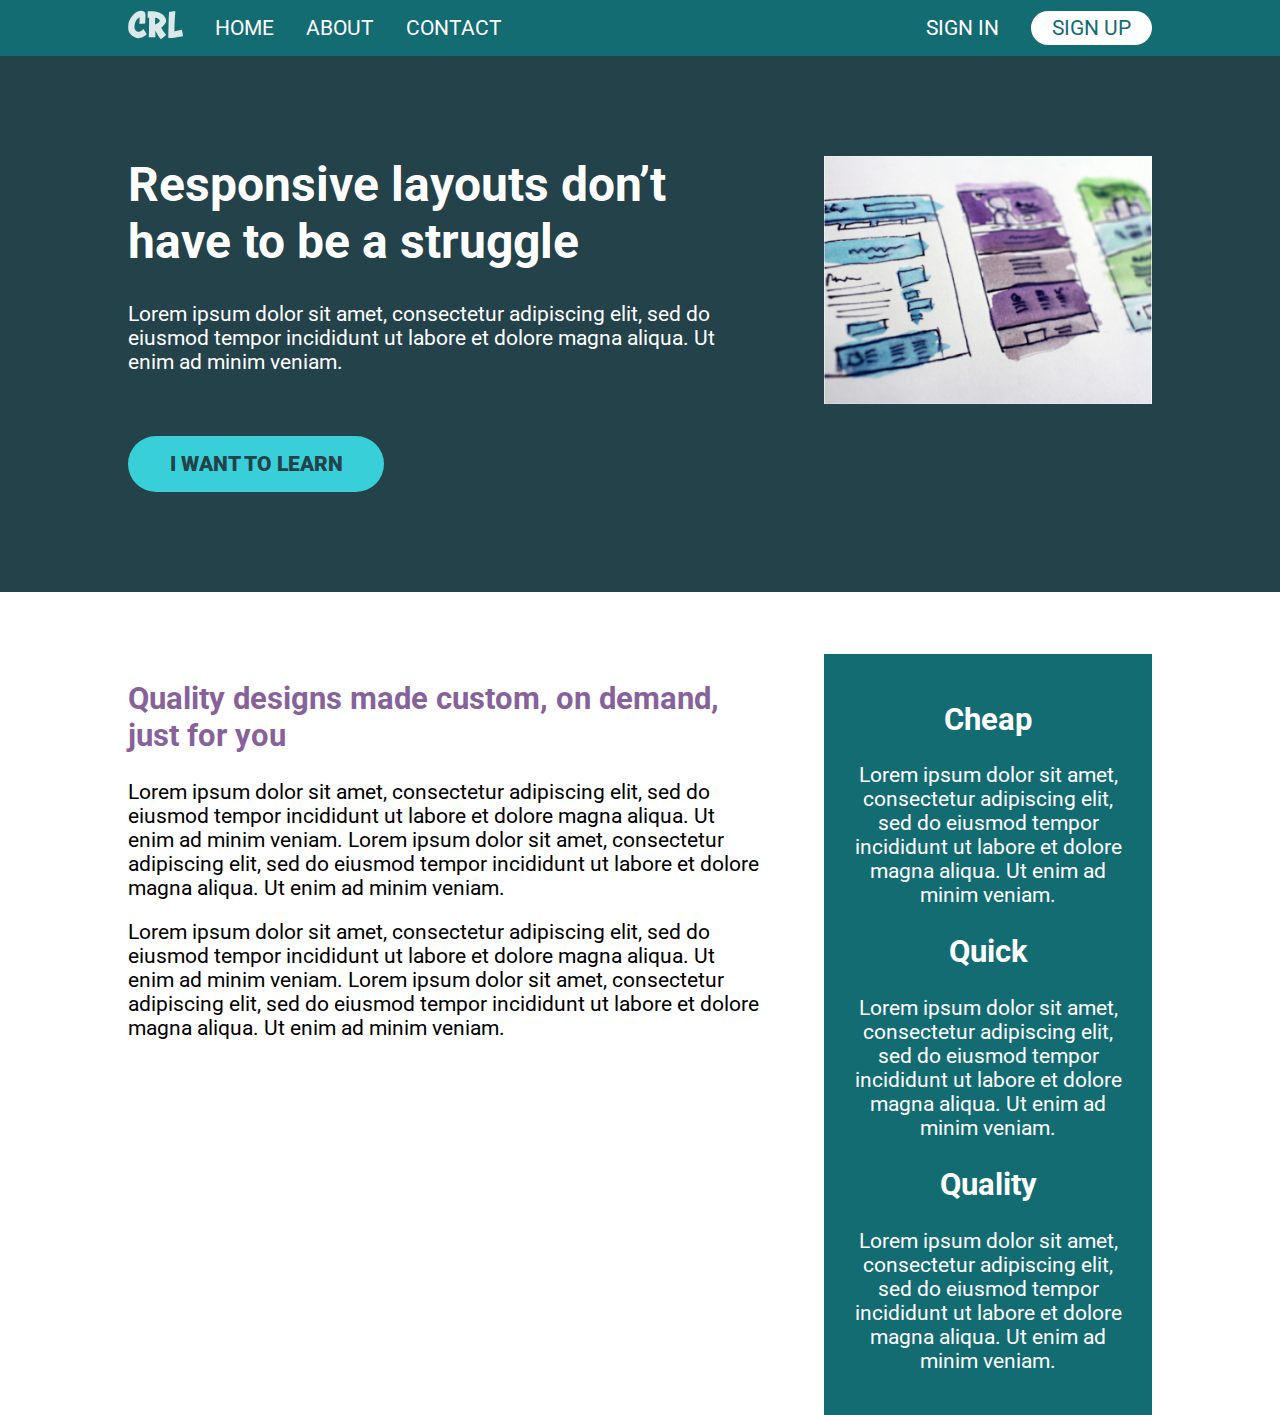
<file: day12/index.html>
<!DOCTYPE html>
<html lang="en">
<head>
    <meta charset="UTF-8">
    <meta name="viewport" content="width=device-width, initial-scale=1.0">
    <title>Conquering Responsive Layouts</title>
    <link href="https://fonts.googleapis.com/css2?family=Roboto:wght@400;900&display=swap" rel="stylesheet"> 
    <link rel="stylesheet" href="style.css">
</head>
<body>
    <header>
        <div class="container row">
            <a class="logo" href="">
                <img src="img/logo.svg" alt="CSL">
            </a>
            <nav class="nav">            
                <ul class="nav__list">
                    <li class="nav__item"><a href="#" class="nav__link">Home</a></li>
                    <li class="nav__item"><a href="#" class="nav__link">About</a></li>
                    <li class="nav__item"><a href="#" class="nav__link">Contact</a></li>                    
                </ul>
                <ul class="nav__list">
                    <li class="nav__item"><a href="#" class="nav__link">Sign In</a></li>
                    <li class="nav__item"><a href="#" class="nav__link nav__link--button">Sign up</a></li>
                </ul>
            </nav>
        </div>
    </header>

    <section class="hero">
        <div class="container row">
            <div class="hero__text">
                <h1>Responsive layouts don’t have to be a struggle</h1>
                <p>Lorem ipsum dolor sit amet, consectetur adipiscing elit, sed do eiusmod tempor incididunt ut labore et dolore magna aliqua. Ut enim ad minim veniam.</p>
                <a href="#" class="btn">I want to learn</a>
            </div>
            <img src="img/hero-img.jpg" alt="UX design sketches" class="hero__img">
        </div>
    </section> 

    <main class="main container row">
            <section class="primary-content">
                <h2 class="section-title">Quality designs made custom, on demand, just for you</h2>
                <p>Lorem ipsum dolor sit amet, consectetur adipiscing elit, sed do eiusmod tempor incididunt ut labore et dolore magna aliqua. Ut enim ad minim veniam. Lorem ipsum dolor sit amet, consectetur adipiscing elit, sed do eiusmod tempor incididunt ut labore et dolore magna aliqua. Ut enim ad minim veniam.</p>
                <p>Lorem ipsum dolor sit amet, consectetur adipiscing elit, sed do eiusmod tempor incididunt ut labore et dolore magna aliqua. Ut enim ad minim veniam. Lorem ipsum dolor sit amet, consectetur adipiscing elit, sed do eiusmod tempor incididunt ut labore et dolore magna aliqua. Ut enim ad minim veniam.</p>
            </section>
            <aside class="sidebar">
                <h2 class="sidebar-title">Cheap</h2>
                <p>Lorem ipsum dolor sit amet, consectetur adipiscing elit, sed do eiusmod tempor incididunt ut labore et dolore magna aliqua. Ut enim ad minim veniam.</p>

                <h2 class="sidebar-title">Quick</h2>
                <p>Lorem ipsum dolor sit amet, consectetur adipiscing elit, sed do eiusmod tempor incididunt ut labore et dolore magna aliqua. Ut enim ad minim veniam.</p>

                <h2 class="sidebar-title">Quality</h2>
                <p>Lorem ipsum dolor sit amet, consectetur adipiscing elit, sed do eiusmod tempor incididunt ut labore et dolore magna aliqua. Ut enim ad minim veniam.</p>
            </aside>
    </main>

    

</body>
</html>
</file>
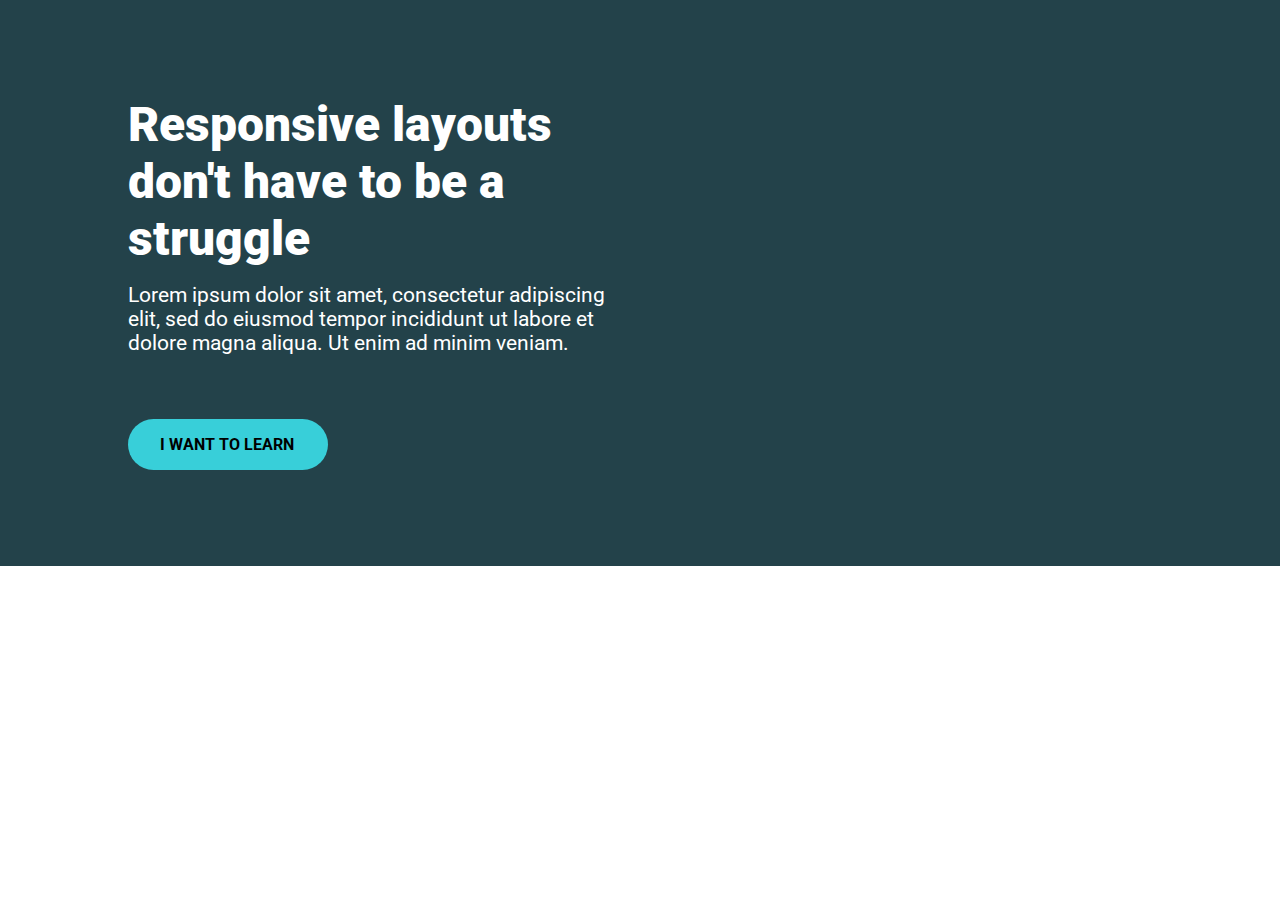
<file: day5/index.html>
<!DOCTYPE html>
<html lang="en">
    <head>
        <meta charset="UTF-8">
        <meta http-equiv="X-UA-Compatible" content="IE=edge">
        <meta name="viewport" content="width=device-width, initial-scale=1.0">
        <link rel="stylesheet" href="css/style.css">
        <link rel="preconnect" href="https://fonts.googleapis.com">
        <link rel="preconnect" href="https://fonts.gstatic.com" crossorigin>
        <link href="https://fonts.googleapis.com/css2?family=Manrope:wght@500&family=Roboto:wght@400;700;900&display=swap" rel="stylesheet"> 
        <title>Day 5</title>
    </head>
    <body>

        <div class="container">
            <div class="content">
                <h1>Responsive layouts don't have to be a struggle</h1>
                <p>Lorem ipsum dolor sit amet, consectetur adipiscing elit, sed do eiusmod tempor incididunt ut labore et dolore magna aliqua. Ut enim ad minim veniam.</p>
                <a href="">I want to learn</a>
            </div>
        </div>
    </body>
</html>
</file>
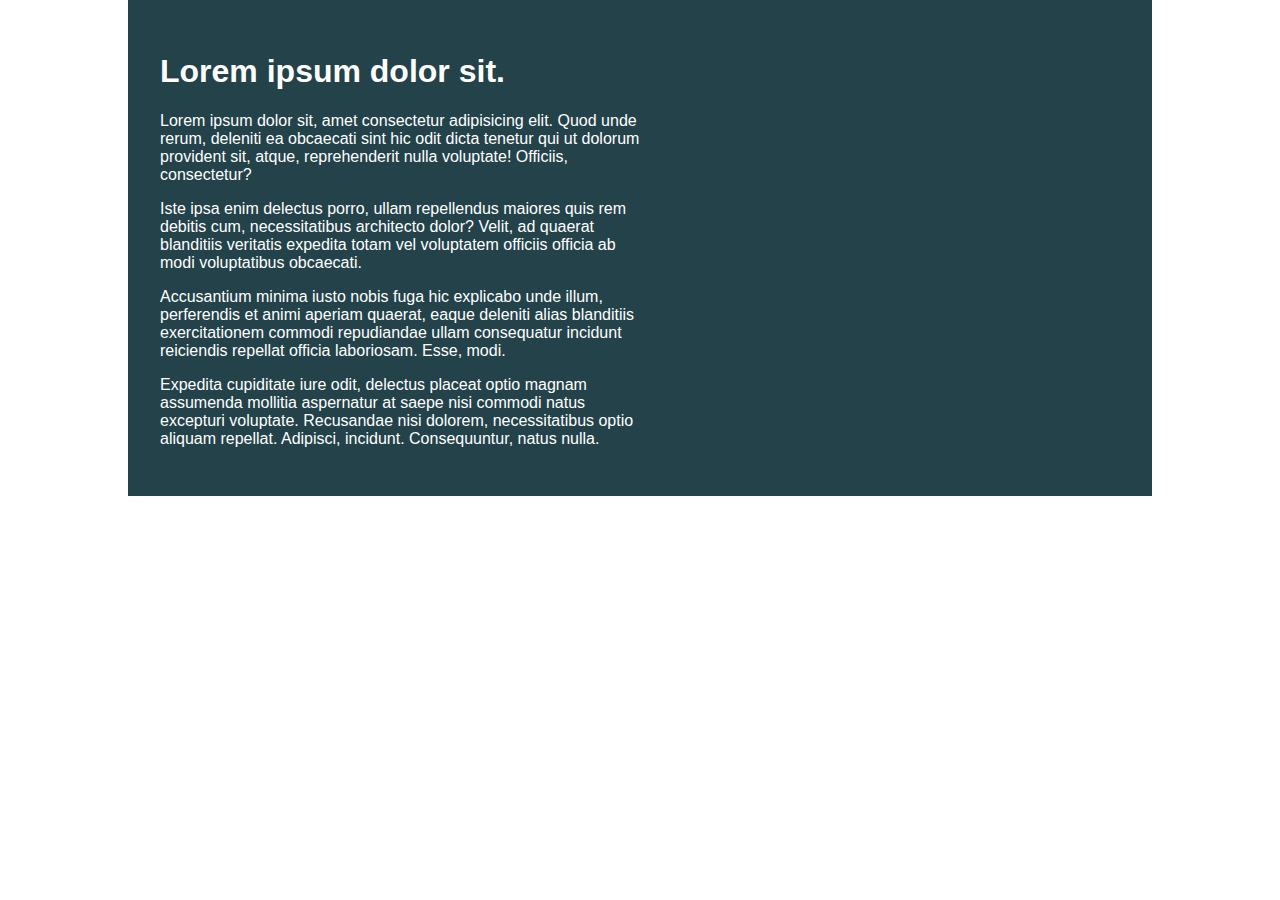
<file: day1/challenge01/index.html>
<!DOCTYPE html>
<html lang="en">

<head>
    <meta charset="UTF-8">
    <meta name="viewport" content="width=device-width, initial-scale=1.0">
    <title>Day 01</title>

    <link rel="stylesheet" href="style.css">
</head>

<body>
    <div class="container">
        <div class="intro-content">
            <h1>Lorem ipsum dolor sit.</h1>
            <p>Lorem ipsum dolor sit, amet consectetur adipisicing elit. Quod unde rerum, deleniti ea obcaecati sint hic
                odit dicta tenetur qui ut dolorum provident sit, atque, reprehenderit nulla voluptate! Officiis,
                consectetur?</p>
            <p>Iste ipsa enim delectus porro, ullam repellendus maiores quis rem debitis cum, necessitatibus architecto
                dolor? Velit, ad quaerat blanditiis veritatis expedita totam vel voluptatem officiis officia ab modi
                voluptatibus obcaecati.</p>
            <p>Accusantium minima iusto nobis fuga hic explicabo unde illum, perferendis et animi aperiam quaerat, eaque
                deleniti alias blanditiis exercitationem commodi repudiandae ullam consequatur incidunt reiciendis
                repellat officia laboriosam. Esse, modi.</p>
            <p>Expedita cupiditate iure odit, delectus placeat optio magnam assumenda mollitia aspernatur at saepe nisi
                commodi natus excepturi voluptate. Recusandae nisi dolorem, necessitatibus optio aliquam repellat.
                Adipisci, incidunt. Consequuntur, natus nulla.</p>
        </div>
    </div>
</body>

</html>
</file>
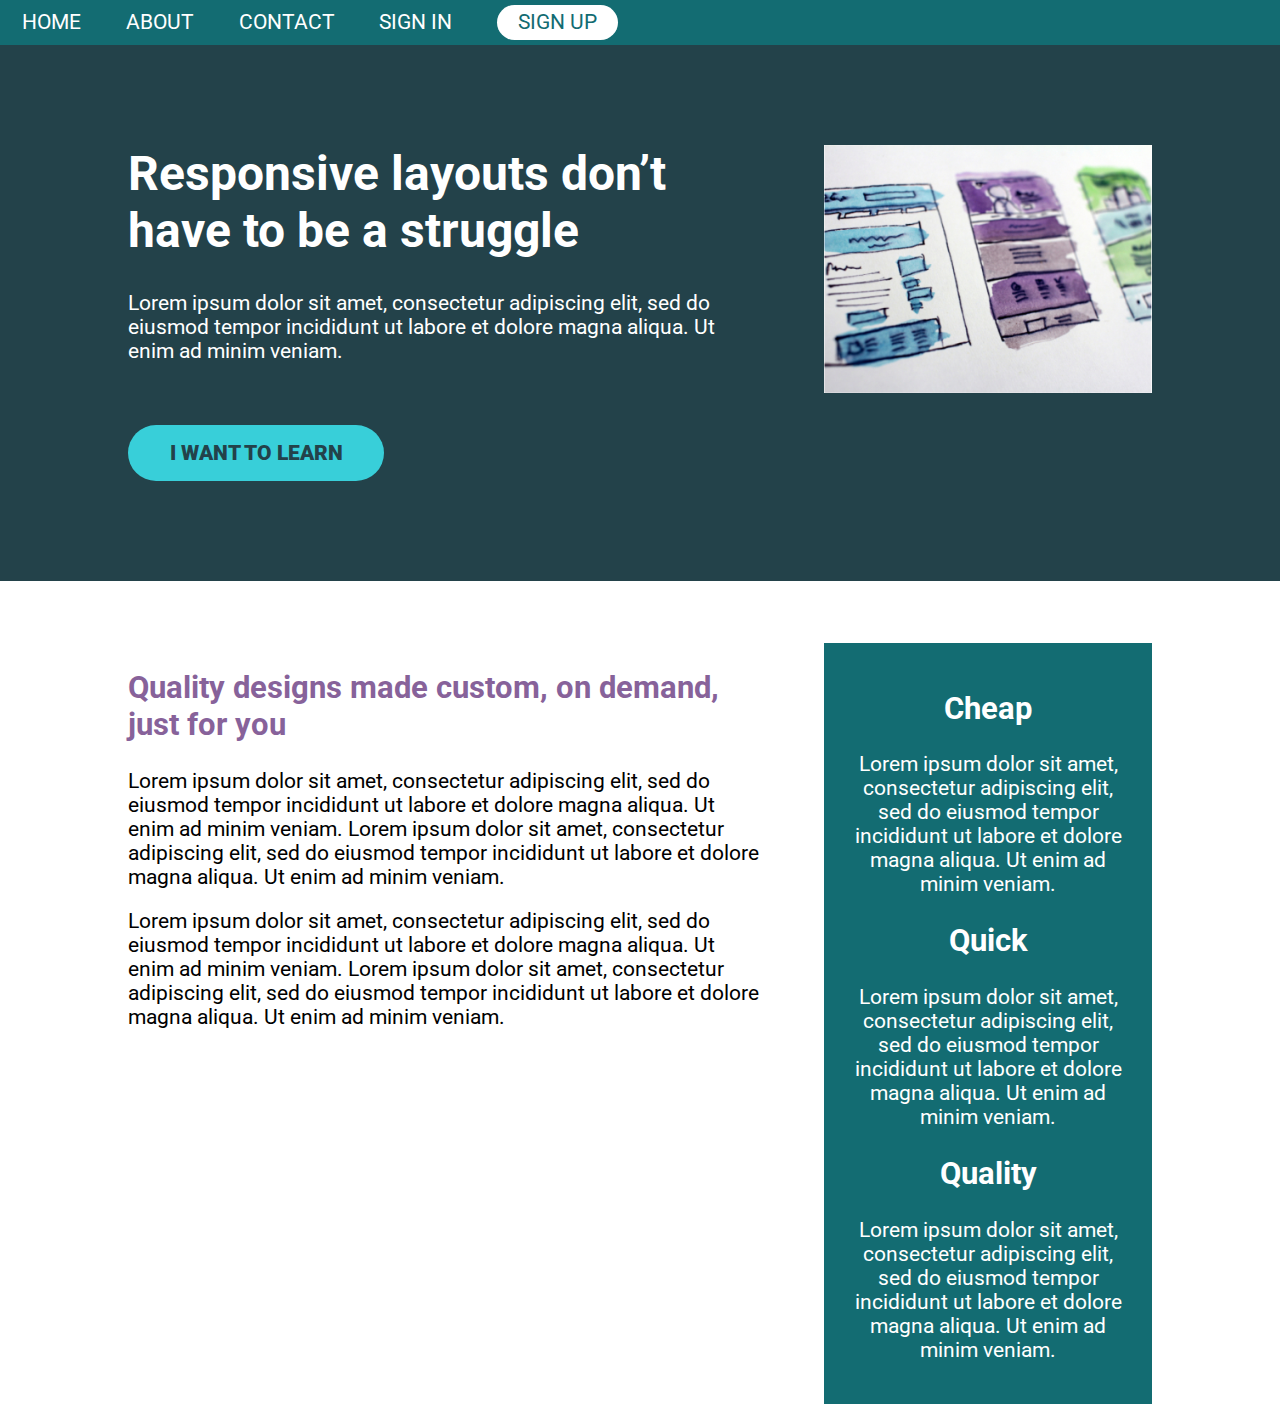
<file: day11/flexboxChallenge3/index.html>
<!DOCTYPE html>
<html lang="en">
<head>
    <meta charset="UTF-8">
    <meta name="viewport" content="width=device-width, initial-scale=1.0">
    <title>Conquering Responsive Layouts</title>
    <link href="https://fonts.googleapis.com/css2?family=Roboto:wght@400;900&display=swap" rel="stylesheet"> 
    <link rel="stylesheet" href="style.css">
</head>
<body>
    <header>
        
            <nav class="nav">            
                <ul class="nav__list nav__row">
                    <li class="nav__item"><a href="#" class="nav__link">Home</a></li>
                    <li class="nav__item"><a href="#" class="nav__link">About</a></li>
                    <li class="nav__item"><a href="#" class="nav__link">Contact</a></li>
                    <li class="nav__item"><a href="#" class="nav__link">Sign In</a></li>
                    <li class="nav__item"><a href="#" class="nav__link nav__link--button">Sign up</a></li>
                </ul>            
            </nav>
        
    </header>

    <section class="hero">
        <div class="container row">
            <div class="hero__text">
                <h1>Responsive layouts don’t have to be a struggle</h1>
                <p>Lorem ipsum dolor sit amet, consectetur adipiscing elit, sed do eiusmod tempor incididunt ut labore et dolore magna aliqua. Ut enim ad minim veniam.</p>
                <a href="#" class="btn">I want to learn</a>
            </div>
            <img src="img/hero-img.jpg" alt="UX design sketches" class="hero__img">
        </div>
    </section> 

    <main class="main container row">
            <section class="primary-content">
                <h2 class="section-title">Quality designs made custom, on demand, just for you</h2>
                <p>Lorem ipsum dolor sit amet, consectetur adipiscing elit, sed do eiusmod tempor incididunt ut labore et dolore magna aliqua. Ut enim ad minim veniam. Lorem ipsum dolor sit amet, consectetur adipiscing elit, sed do eiusmod tempor incididunt ut labore et dolore magna aliqua. Ut enim ad minim veniam.</p>
                <p>Lorem ipsum dolor sit amet, consectetur adipiscing elit, sed do eiusmod tempor incididunt ut labore et dolore magna aliqua. Ut enim ad minim veniam. Lorem ipsum dolor sit amet, consectetur adipiscing elit, sed do eiusmod tempor incididunt ut labore et dolore magna aliqua. Ut enim ad minim veniam.</p>
            </section>
            <aside class="sidebar">
                <h2 class="sidebar-title">Cheap</h2>
                <p>Lorem ipsum dolor sit amet, consectetur adipiscing elit, sed do eiusmod tempor incididunt ut labore et dolore magna aliqua. Ut enim ad minim veniam.</p>

                <h2 class="sidebar-title">Quick</h2>
                <p>Lorem ipsum dolor sit amet, consectetur adipiscing elit, sed do eiusmod tempor incididunt ut labore et dolore magna aliqua. Ut enim ad minim veniam.</p>

                <h2 class="sidebar-title">Quality</h2>
                <p>Lorem ipsum dolor sit amet, consectetur adipiscing elit, sed do eiusmod tempor incididunt ut labore et dolore magna aliqua. Ut enim ad minim veniam.</p>
            </aside>
    </main>

    

</body>
</html>
</file>
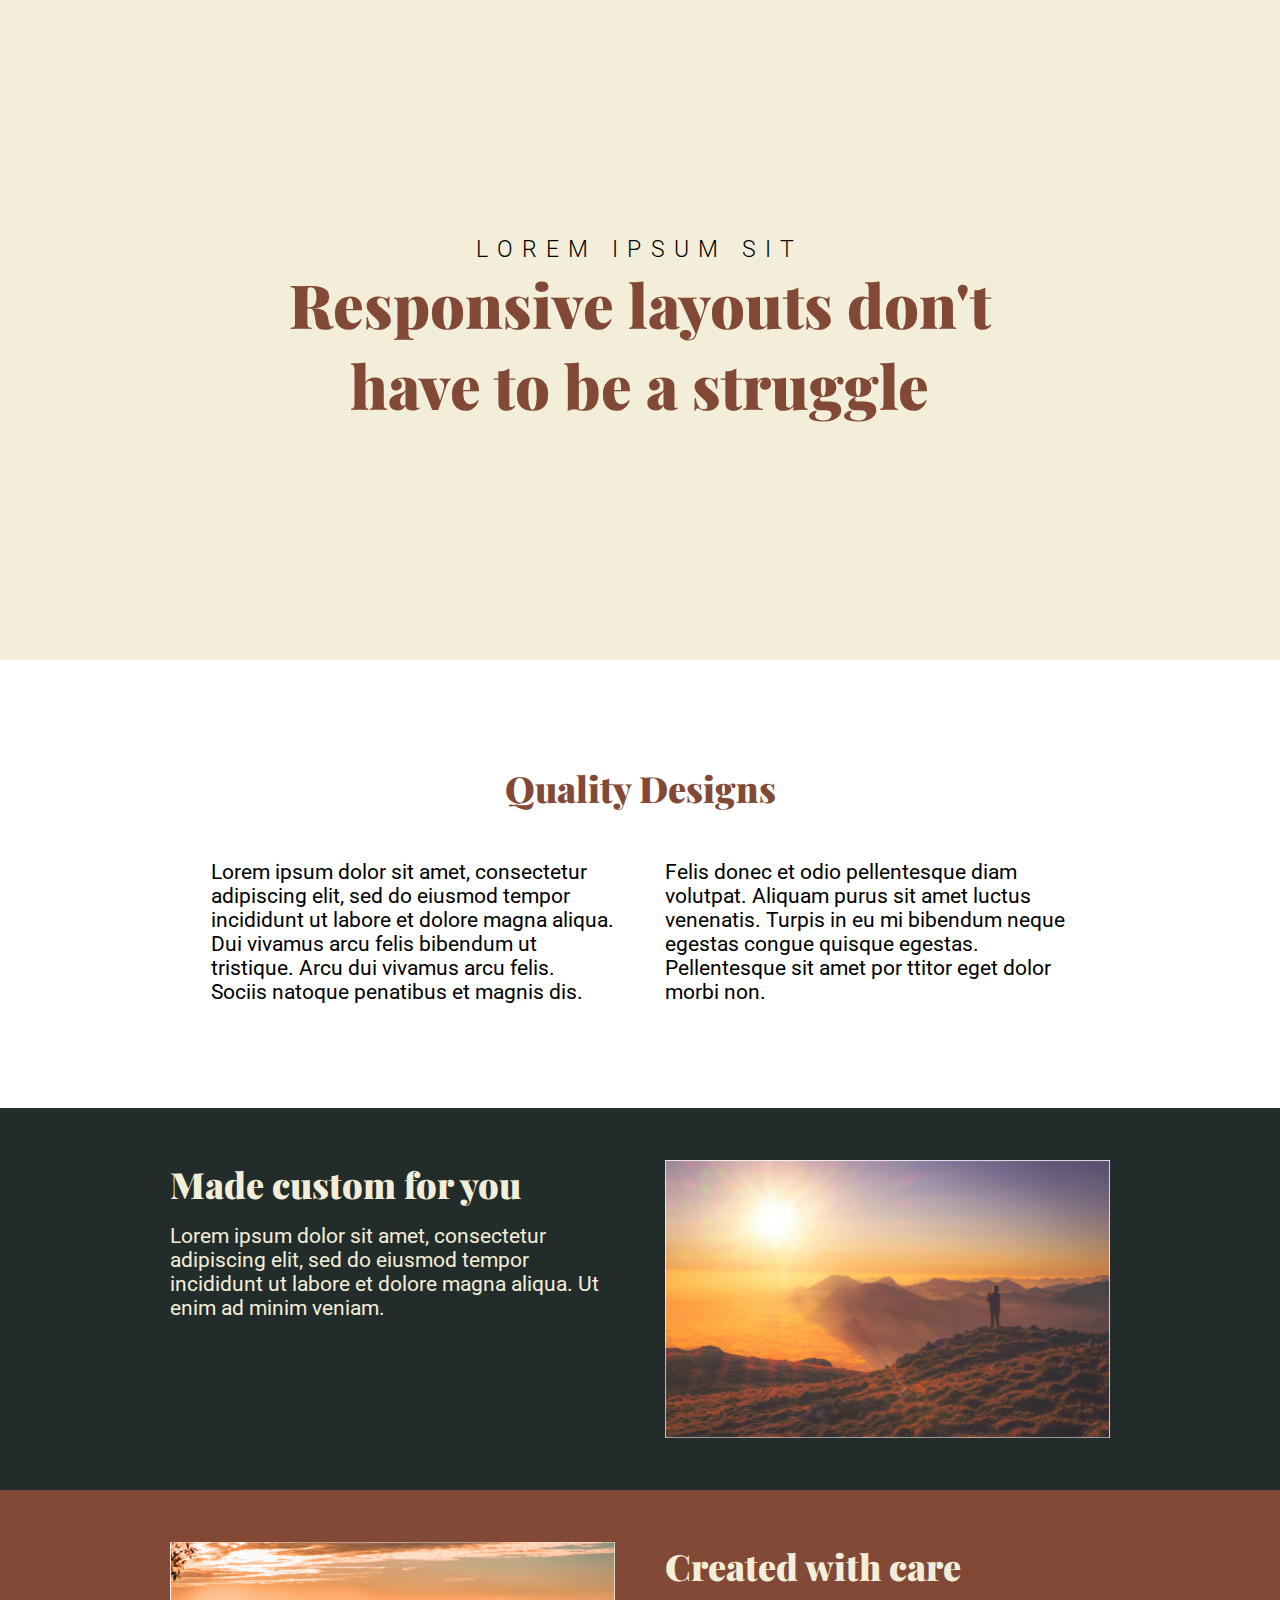
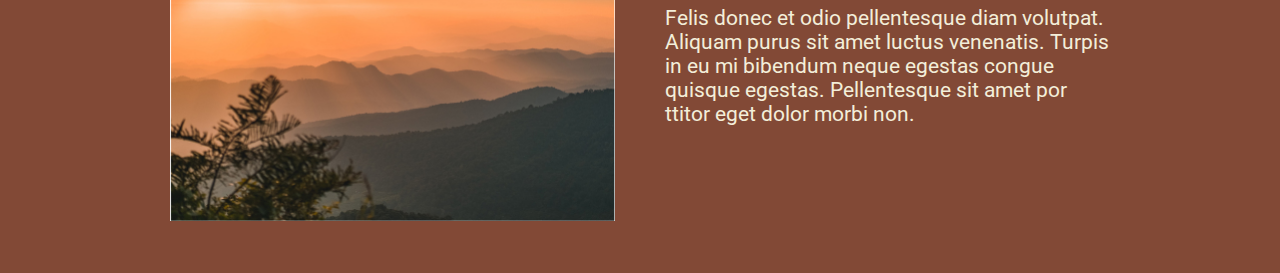
<file: day12/flexboxChallenge4/index.html>
<!DOCTYPE html>
<html lang="en">
<head>
    <meta charset="UTF-8">
    <meta http-equiv="X-UA-Compatible" content="IE=edge">
    <meta name="viewport" content="width=device-width, initial-scale=1.0">
    <link rel="stylesheet" href="css/style.css">
    <link rel="preconnect" href="https://fonts.googleapis.com">
    <link rel="preconnect" href="https://fonts.gstatic.com" crossorigin>
    <link href="https://fonts.googleapis.com/css2?family=Manrope:wght@500&family=Roboto:wght@300;400&display=swap" rel="stylesheet">
    <link rel="preconnect" href="https://fonts.googleapis.com">
    <link rel="preconnect" href="https://fonts.gstatic.com" crossorigin>
    <link href="https://fonts.googleapis.com/css2?family=Playfair+Display:wght@900&display=swap" rel="stylesheet">
    <title>Document</title>
</head>
<body>
    <header class="header header--row">
        <div class="container ">
            <p class="header__mini">Lorem ipsum sit </p>
            <h1 class="header__title">Responsive layouts don't have to be a struggle</h1>
        </div>
    </header>
    <main class="main">
        <section class="main__first">
            <div class="container">
                <h2 class="first__title">Quality Designs</h2>
                <div class="row">                    
                    <p>Lorem ipsum dolor sit amet, consectetur adipiscing elit,
                        sed do eiusmod tempor incididunt ut labore et dolore
                        magna aliqua. Dui vivamus arcu felis bibendum ut
                        tristique. Arcu dui vivamus arcu felis. Sociis natoque
                        penatibus et magnis dis.</p>                
                    <p>Felis donec et odio pellentesque diam volutpat. Aliquam
                        purus sit amet luctus venenatis. Turpis in eu mi
                        bibendum neque egestas congue quisque egestas.
                        Pellentesque sit amet por ttitor eget dolor morbi non.</p>
                </div>
            </div>
        </section>
        <section class="main__second">
            <div class="container row">
                <div class="second__left">
                    <h2  class="second__title">Made custom for you</h2>
                    <p>Lorem ipsum dolor sit amet, consectetur adipiscing elit,
                        sed do eiusmod tempor incididunt ut labore et dolore
                        magna aliqua. Ut enim ad minim veniam.</p>
                </div>               
                <img class="image--second" src="img/image-01.jpg" alt="person looking sunset at distance">               
            </div>
        </section>
        <section class="main__third">
            <div class="container row">
                <div class="third__left">
                    <h2 class="third__title">Created with care</h2>
                    <p>Felis donec et odio pellentesque diam volutpat. Aliquam
                        purus sit amet luctus venenatis. Turpis in eu mi
                        bibendum neque egestas congue quisque egestas.
                        Pellentesque sit amet por ttitor eget dolor morbi non.</p>
                </div>                
                <img class="image--third" src="img/image-02.jpg" alt="person looking sunset at distance">
            </div>
        </section>
    </main>
</body>
</html>
</file>
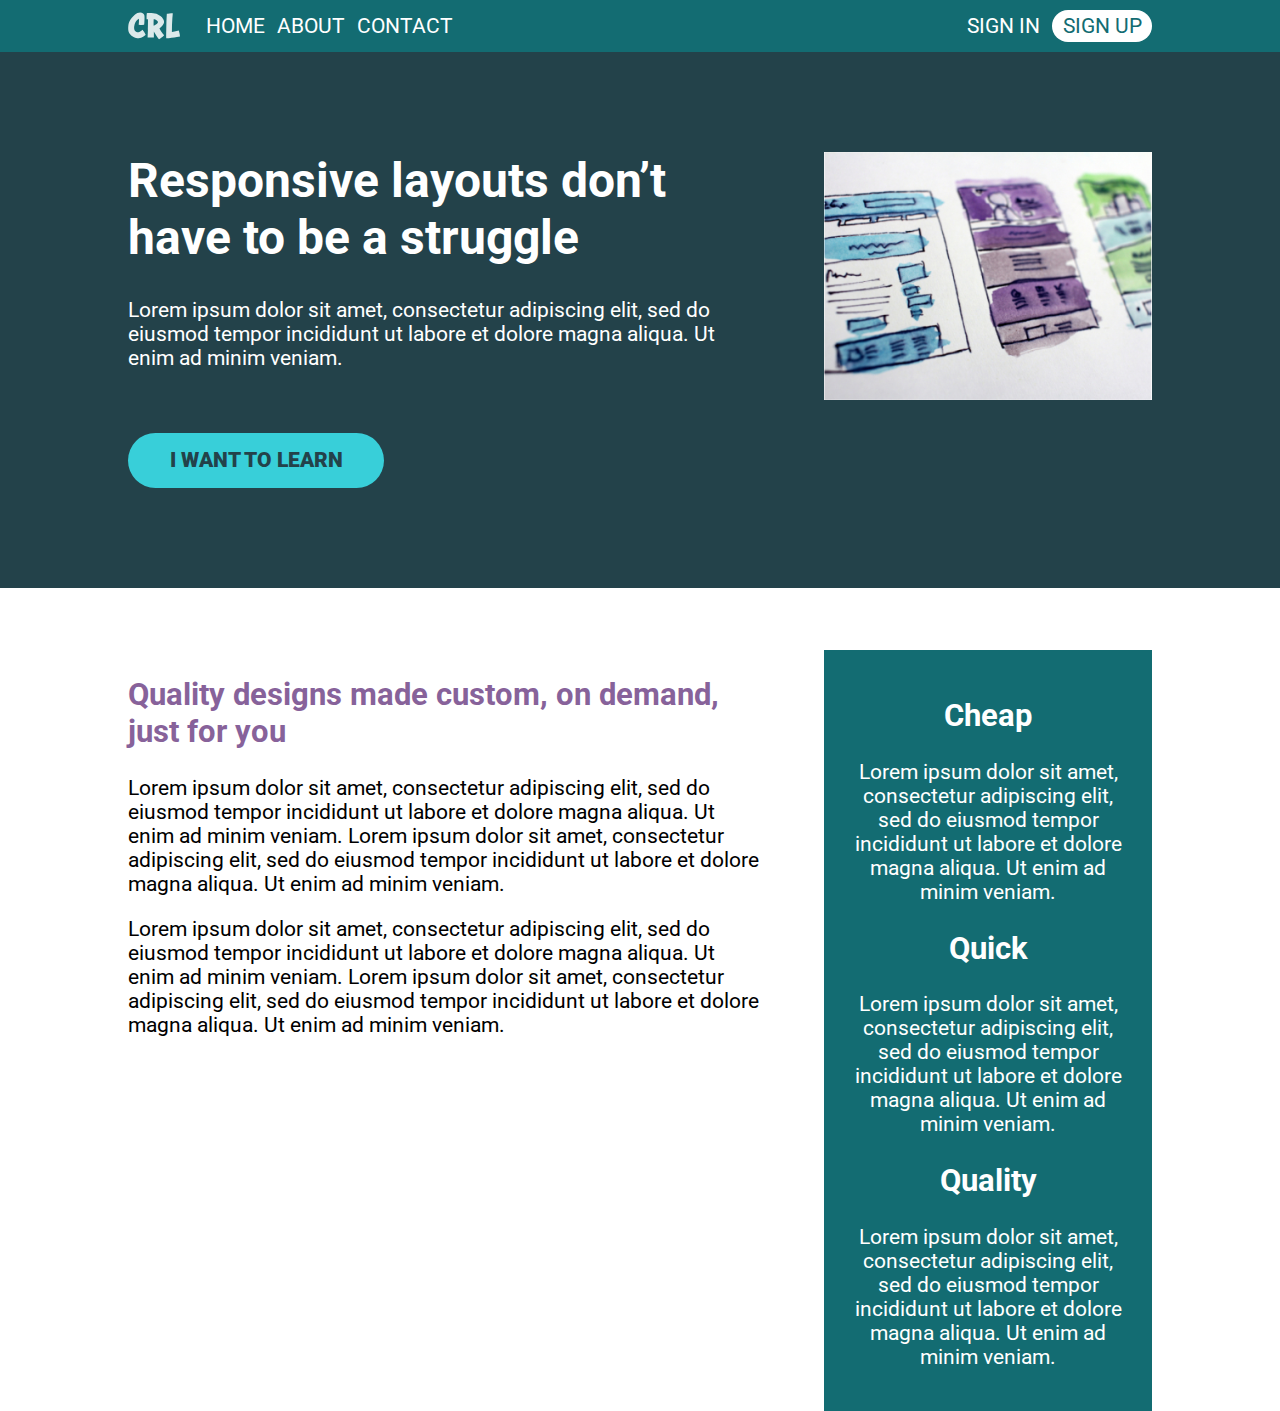
<file: day19/navChallenge/index.html>
<!DOCTYPE html>
<html lang="en">
<head>
    <meta charset="UTF-8">
    <meta name="viewport" content="width=device-width, initial-scale=1.0">
    <title>Conquering Responsive Layouts</title>
    <link href="https://fonts.googleapis.com/css2?family=Roboto:wght@400;900&display=swap" rel="stylesheet"> 
    <link rel="stylesheet" href="style.css">
</head>
<body>
    <header> 
        <div class="container row">
            <button class="nav-toggle" aria-label="open navigation">
                <span class="hamburger"></span>
            </button>
            <a class="logo" href="#">
                <img src="img/logo.svg" alt="conquering responsive layouts">
            </a>
            <nav class="nav">
                <ul class="nav__list nav__list--primary">
                    <li class="nav__item"><a href="#" class="nav__link">Home</a></li>
                    <li class="nav__item"><a href="#" class="nav__link">About</a></li>
                    <li class="nav__item"><a href="#" class="nav__link">Contact</a></li>
                </ul>
                <ul class="nav__list nav__list--secondary">
                    <li class="nav__item"><a href="#" class="nav__link">Sign In</a></li>
                    <li class="nav__item"><a href="#" class="nav__link nav__link--button">Sign up</a></li>
                </ul>
            </nav>
        </div>
    </header>
    
    <section class="hero">
        <div class="container row">
            <div class="hero__text">
                <h1>Responsive layouts don’t have to be a struggle</h1>
                <p>Lorem ipsum dolor sit amet, consectetur adipiscing elit, sed do eiusmod tempor incididunt ut labore et dolore magna aliqua. Ut enim ad minim veniam.</p>
                <a href="#" class="btn">I want to learn</a>
            </div>
            <img src="img/hero-img.jpg" alt="UX design sketches" class="hero__img">
        </div>
    </section> 

    <main class="main container row">
            <section class="primary-content">
                <h2 class="section-title">Quality designs made custom, on demand, just for you</h2>
                <p>Lorem ipsum dolor sit amet, consectetur adipiscing elit, sed do eiusmod tempor incididunt ut labore et dolore magna aliqua. Ut enim ad minim veniam. Lorem ipsum dolor sit amet, consectetur adipiscing elit, sed do eiusmod tempor incididunt ut labore et dolore magna aliqua. Ut enim ad minim veniam.</p>
                <p>Lorem ipsum dolor sit amet, consectetur adipiscing elit, sed do eiusmod tempor incididunt ut labore et dolore magna aliqua. Ut enim ad minim veniam. Lorem ipsum dolor sit amet, consectetur adipiscing elit, sed do eiusmod tempor incididunt ut labore et dolore magna aliqua. Ut enim ad minim veniam.</p>
            </section>
            <aside class="sidebar">
                <h2 class="sidebar-title">Cheap</h2>
                <p>Lorem ipsum dolor sit amet, consectetur adipiscing elit, sed do eiusmod tempor incididunt ut labore et dolore magna aliqua. Ut enim ad minim veniam.</p>

                <h2 class="sidebar-title">Quick</h2>
                <p>Lorem ipsum dolor sit amet, consectetur adipiscing elit, sed do eiusmod tempor incididunt ut labore et dolore magna aliqua. Ut enim ad minim veniam.</p>

                <h2 class="sidebar-title">Quality</h2>
                <p>Lorem ipsum dolor sit amet, consectetur adipiscing elit, sed do eiusmod tempor incididunt ut labore et dolore magna aliqua. Ut enim ad minim veniam.</p>
            </aside>
    </main>

    <script src="main.js"></script>

</body>
</html>
</file>
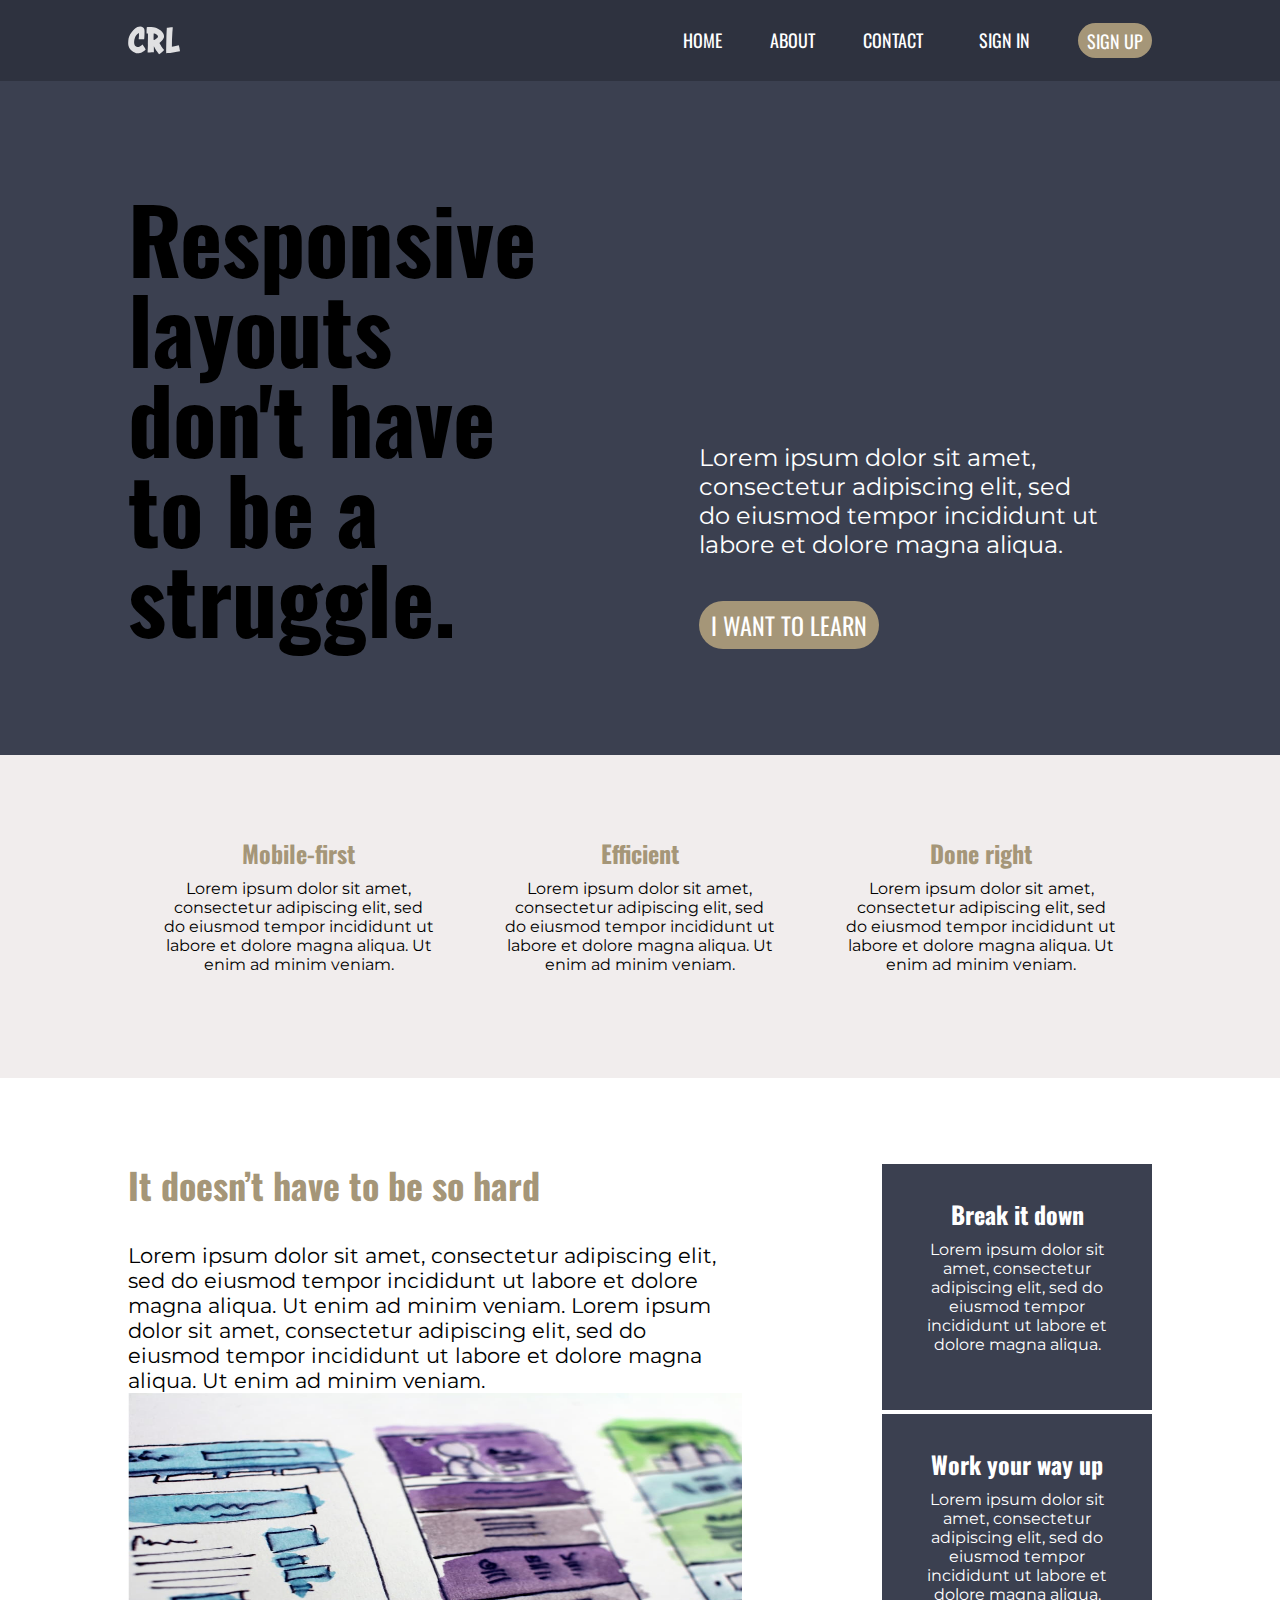
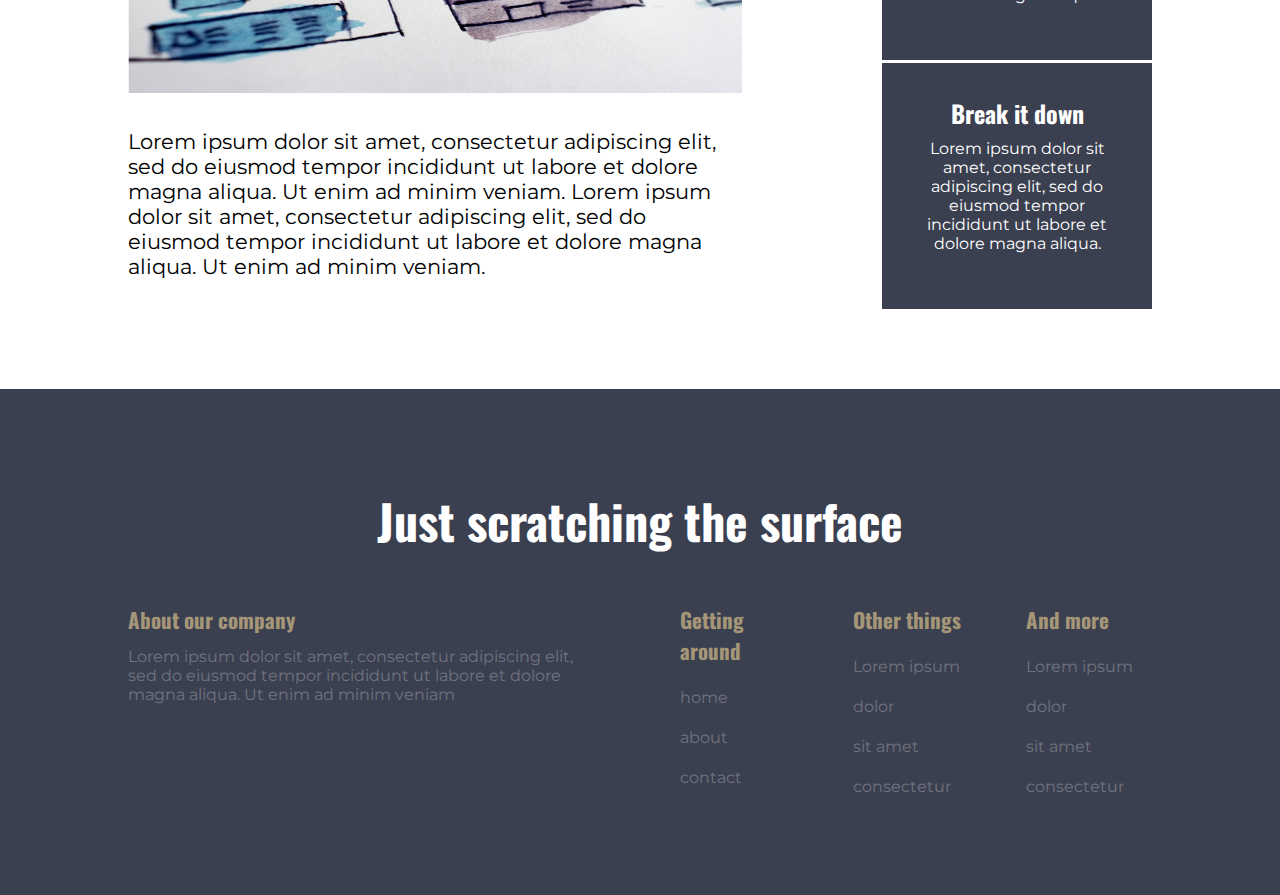
<file: day21/finalChallenge/index.html>
<!DOCTYPE html>
<html lang="en">
<head>
    <meta charset="UTF-8">
    <meta http-equiv="X-UA-Compatible" content="IE=edge">
    <meta name="viewport" content="width=device-width, initial-scale=1.0">
    <link rel="stylesheet" href="css/style.css">
    <link rel="preconnect" href="https://fonts.googleapis.com">
    <link rel="preconnect" href="https://fonts.gstatic.com" crossorigin>
    <link href="https://fonts.googleapis.com/css2?family=Montserrat&family=Oswald:wght@700&display=swap" rel="stylesheet"> 
    <title>Final Challenge CRL</title>
</head>
<body>

    <header class="header">        
        <div class="container row">
            <a class="logo" href=""><img src="img/logo.svg" alt="Conquering Responsive layouts logo"></a>
            <nav class="nav">
                <ul class="row">
                    <div class="nav__primary row">
                        <li class="nav__item"><a class="nav__link" href="#">home</a></li>
                        <li class="nav__item"><a class="nav__link" href="#">about</a></li>
                        <li class="nav__item"><a class="nav__link" href="#">contact</a></li>
                    </div>
                    <div class="nav__secondary row">
                        <li class="nav__item"><a class="nav__link" href="#">sign in</a></li>
                        <li class="nav__item"><a class="nav__link nav__btn" href="#">sign up</a></li>
                    </div>
                </ul>
            </nav>
        </div>
    </header>

    <section class="intro">
        <div class="container row__1000">
            <div class="intro__left col">
                <h1 class="intro__title">Responsive layouts don't have to be a struggle.</h1>
            </div>
            <div class="intro__right col">
                <p class="intro__text">Lorem ipsum dolor sit amet, consectetur
                    adipiscing elit, sed do eiusmod tempor
                    incididunt ut labore et dolore magna aliqua.</p>
                <a class="intro__btn" href="#">I want to learn</a>
            </div>
        </div>
    </section>

    <section class="section__two">
        <div class="container row">
            <div class="col">
                <h3 class="section__two__title">mobile-first</h3>
                <p class="section__two__text">Lorem ipsum dolor sit amet,
                    consectetur adipiscing elit, sed do
                    eiusmod tempor incididunt ut
                    labore et dolore magna aliqua. Ut
                    enim ad minim veniam.</p>
            </div>
            <div class="col">
                <h3 class="section__two__title">efficient</h3>
                <p class="section__two__text">Lorem ipsum dolor sit amet,
                    consectetur adipiscing elit, sed do
                    eiusmod tempor incididunt ut
                    labore et dolore magna aliqua. Ut
                    enim ad minim veniam.</p>
            </div>
            <div class="col">
                <h3 class="section__two__title">done right</h3>
                <p class="section__two__text">Lorem ipsum dolor sit amet,
                    consectetur adipiscing elit, sed do
                    eiusmod tempor incididunt ut
                    labore et dolore magna aliqua. Ut
                    enim ad minim veniam.</p>
            </div>
        </div>
    </section>

    <section class="section__three">
        <div class="container row__1000">
            <div class="section__three__content">
                <h3 class="section__three__title">It doesn’t have to be so hard</h3>
                <p class="section__three__text">Lorem ipsum dolor sit amet, consectetur adipiscing elit, sed do
                    eiusmod tempor incididunt ut labore et dolore magna aliqua. Ut
                    enim ad minim veniam. Lorem ipsum dolor sit amet, consectetur
                    adipiscing elit, sed do eiusmod tempor incididunt ut labore et
                    dolore magna aliqua. Ut enim ad minim veniam.</p>
                <img class="section__three__img"src="img/image1.jpg" alt="layouts desenhados">
                <p class="section__three__text">Lorem ipsum dolor sit amet, consectetur adipiscing elit, sed do
                    eiusmod tempor incididunt ut labore et dolore magna aliqua. Ut
                    enim ad minim veniam. Lorem ipsum dolor sit amet, consectetur
                    adipiscing elit, sed do eiusmod tempor incididunt ut labore et
                    dolore magna aliqua. Ut enim ad minim veniam.</p>
            </div>
            
            <div class="card row row__col">
                <div class="card__content col">
                    <h3 class="card__title">break it down</h3>
                    <p class="card__text">Lorem ipsum dolor sit amet,
                        consectetur adipiscing elit, sed do
                        eiusmod tempor incididunt ut
                        labore et dolore magna aliqua.</p>
                </div>
                <div class="card__content col">
                    <h3 class="card__title">work your way up</h3>
                    <p class="card__text">Lorem ipsum dolor sit amet,
                        consectetur adipiscing elit, sed do
                        eiusmod tempor incididunt ut
                        labore et dolore magna aliqua.</p>
                </div>
                <div class="card__content col">
                    <h3 class="card__title">break it down</h3>
                    <p class="card__text">Lorem ipsum dolor sit amet,
                        consectetur adipiscing elit, sed do
                        eiusmod tempor incididunt ut
                        labore et dolore magna aliqua.</p>
                </div>
            </div>           
        </div>
    </section>

    <footer class="footer">
        <div class="container">            
            <h2 class="footer__title">just scratching the surface</h2>

            <div class="row__1000">
                <div class="footer__content footer__content--main col">
                    <h4 class="footer__title--small">about our company</h4>
                    <p class="footer__text">Lorem ipsum dolor sit amet, consectetur adipiscing
                        elit, sed do eiusmod tempor incididunt ut labore et
                        dolore magna aliqua. Ut enim ad minim veniam</p>                    
                </div>
                <div class="row__1000">
                    <div class="footer__content col">
                        <h4 class="footer__title--small">getting around</h4>
                        <ul>
                            <li><a class="footer__text__list" href="">home</a></li>
                            <li><a class="footer__text__list" href="">about</a></li>
                            <li><a class="footer__text__list" href="">contact</a></li>
                        </ul>
                    </div>
                    <div class="footer__content col">
                        <h4 class="footer__title--small">other things</h4>
                        <ul>
                            <li><a class="footer__text__list" href="">Lorem ipsum</a></li>
                            <li><a class="footer__text__list" href="">dolor</a></li>
                            <li><a class="footer__text__list" href="">sit amet</a></li>
                            <li><a class="footer__text__list" href="">consectetur</a></li>
                        </ul>
                    </div>
                    <div class="footer__content col">
                        <h4 class="footer__title--small">and more</h4>
                        <ul>
                            <li><a class="footer__text__list" href="">Lorem ipsum</a></li>
                            <li><a class="footer__text__list" href="">dolor</a></li>
                            <li><a class="footer__text__list" href="">sit amet</a></li>
                            <li><a class="footer__text__list" href="">consectetur</a></li>
                        </ul>
                    </div>
                </div>
            </div>
        </div>
    </footer>
</body>
</html>
</file>
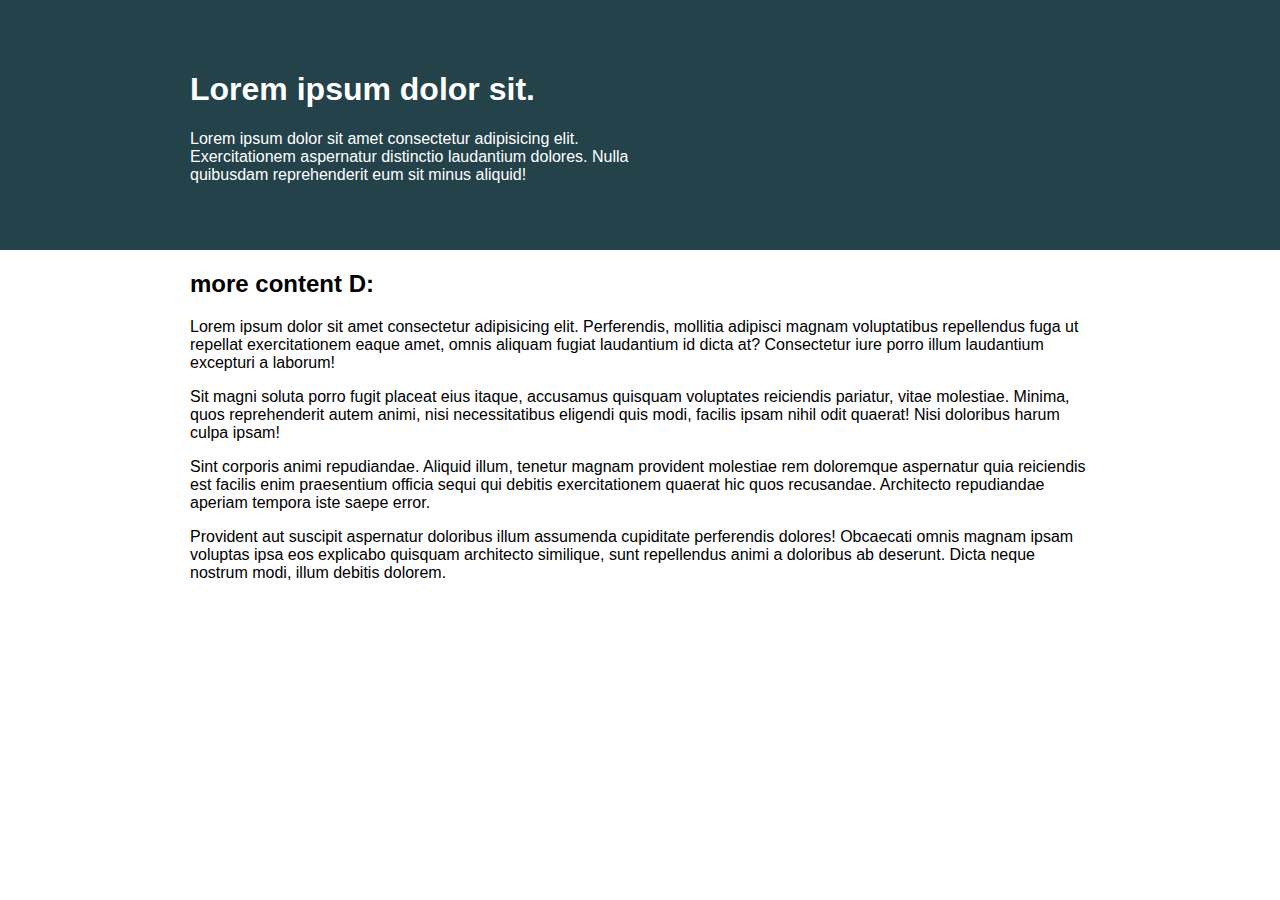
<file: day3/challenge02/index.html>
<!DOCTYPE html>
<html lang="en">
<head> 
    <meta charset="UTF-8">
    <meta name="viewport" content="width=device-width, initial-scale=1.0">
    <title>Day 3</title>
 
    <link rel="stylesheet" href="style.css">
</head>
<body>

    <div class="container">
        <div class="intro-content">
            <h1>Lorem ipsum dolor sit.</h1>
            <p>Lorem ipsum dolor sit amet consectetur adipisicing elit. Exercitationem aspernatur distinctio laudantium dolores. Nulla quibusdam reprehenderit eum sit minus aliquid!</p>
        </div>
    </div>

    <div class="body-content">    
        <h2>more content D:</h2>
        <p>Lorem ipsum dolor sit amet consectetur adipisicing elit. Perferendis, mollitia adipisci magnam voluptatibus repellendus fuga ut repellat exercitationem eaque amet, omnis aliquam fugiat laudantium id dicta at? Consectetur iure porro illum laudantium excepturi a laborum!</p>
        <p>Sit magni soluta porro fugit placeat eius itaque, accusamus quisquam voluptates reiciendis pariatur, vitae molestiae. Minima, quos reprehenderit autem animi, nisi necessitatibus eligendi quis modi, facilis ipsam nihil odit quaerat! Nisi doloribus harum culpa ipsam!</p>
        <p>Sint corporis animi repudiandae. Aliquid illum, tenetur magnam provident molestiae rem doloremque aspernatur quia reiciendis est facilis enim praesentium officia sequi qui debitis exercitationem quaerat hic quos recusandae. Architecto repudiandae aperiam tempora iste saepe error.</p>
        <p>Provident aut suscipit aspernatur doloribus illum assumenda cupiditate perferendis dolores! Obcaecati omnis magnam ipsam voluptas ipsa eos explicabo quisquam architecto similique, sunt repellendus animi a doloribus ab deserunt. Dicta neque nostrum modi, illum debitis dolorem.</p>
    </div>

</body>
</html>
</file>
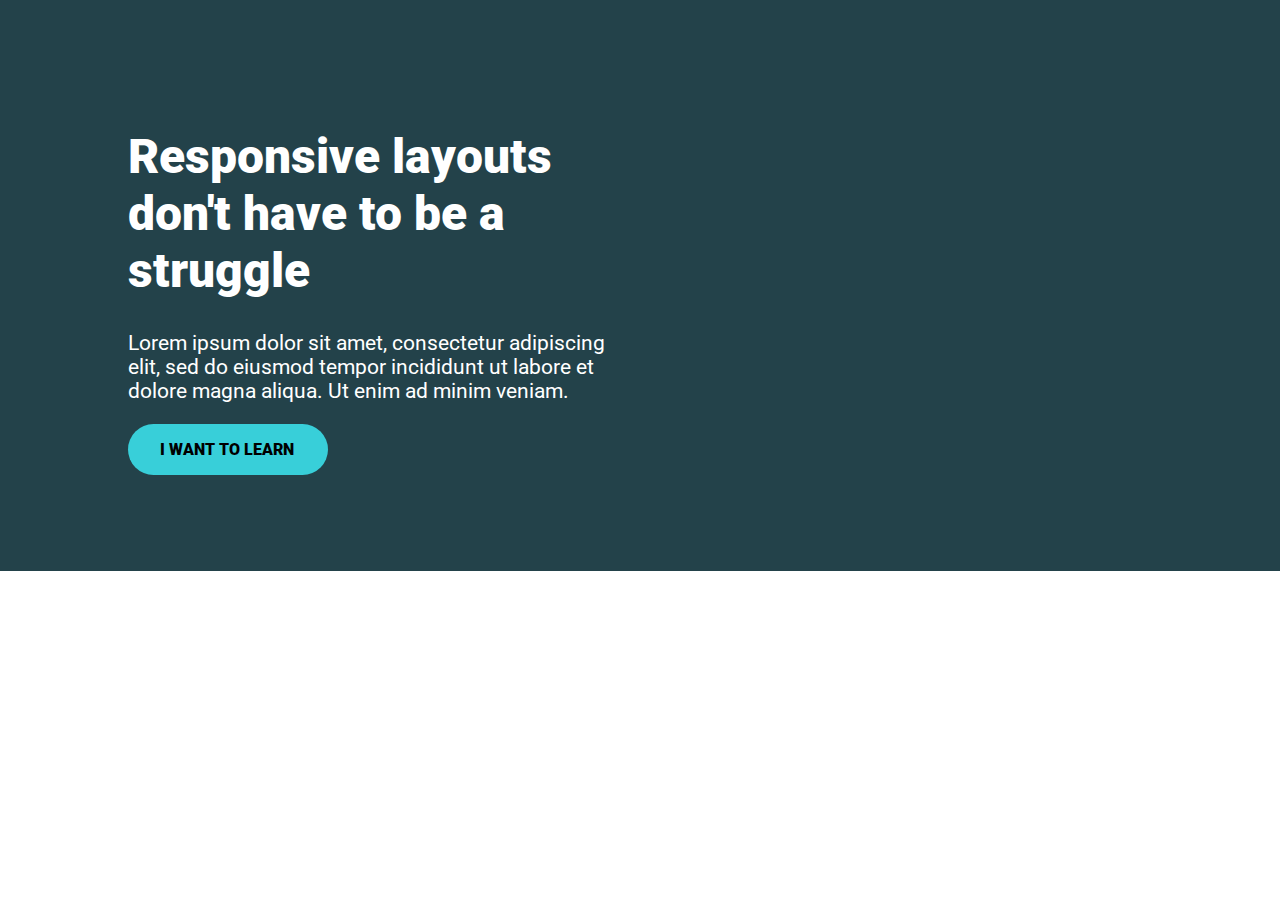
<file: day5/challenge03/index.html>
<!DOCTYPE html>
<html lang="en">
    <head>
        <meta charset="UTF-8">
        <meta http-equiv="X-UA-Compatible" content="IE=edge">
        <meta name="viewport" content="width=device-width, initial-scale=1.0">
        <link rel="stylesheet" href="style.css">
        <link rel="preconnect" href="https://fonts.googleapis.com">
        <link rel="preconnect" href="https://fonts.gstatic.com" crossorigin>
        <link href="https://fonts.googleapis.com/css2?family=Manrope:wght@500&family=Roboto:wght@400;700;900&display=swap" rel="stylesheet"> 
        <title>Day 5</title>
    </head>
    <body>

        <div class="container">
            <div class="content">
                <h1>Responsive layouts don't have to be a struggle</h1>
                <p>Lorem ipsum dolor sit amet, consectetur adipiscing elit, sed do eiusmod tempor incididunt ut labore et dolore magna aliqua. Ut enim ad minim veniam.</p>
                <a href="">I want to learn</a>
            </div>
        </div>
    </body>
</html>
</file>
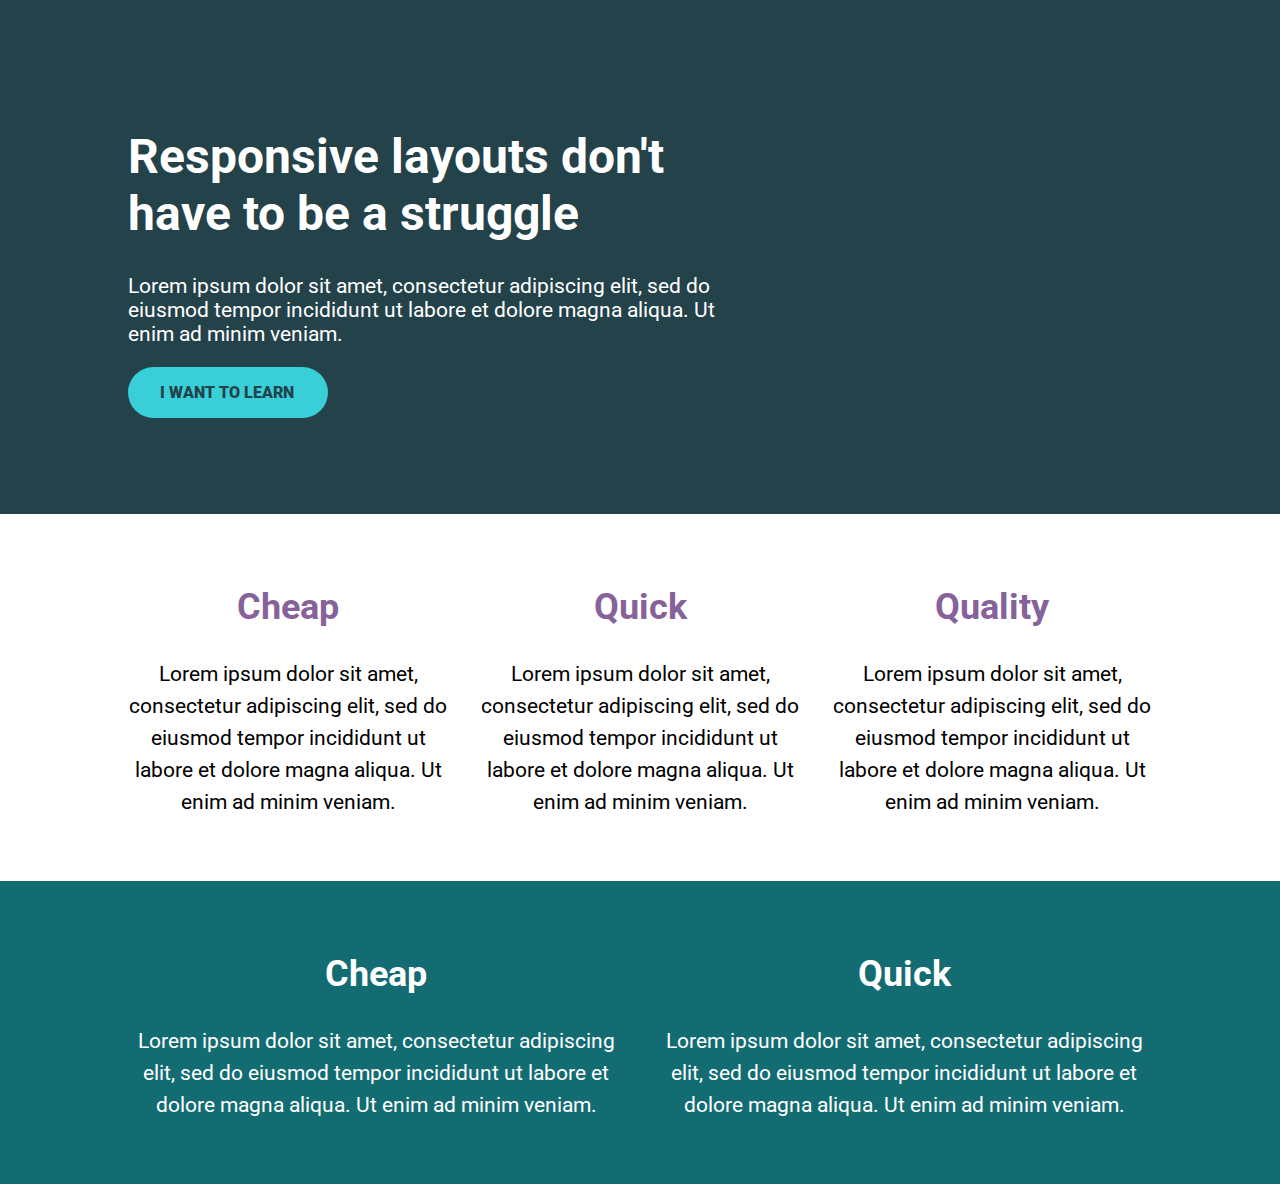
<file: day8/flexboxChallenge01/index.html>
<!DOCTYPE html>
<html lang="en">
    <head>
        <meta charset="UTF-8">
        <meta http-equiv="X-UA-Compatible" content="IE=edge">
        <meta name="viewport" content="width=device-width, initial-scale=1.0">
        <link rel="stylesheet" href="style.css">
        <link rel="preconnect" href="https://fonts.googleapis.com">
        <link rel="preconnect" href="https://fonts.gstatic.com" crossorigin>
        <link href="https://fonts.googleapis.com/css2?family=Manrope:wght@500&family=Roboto:wght@400;700;900&display=swap" rel="stylesheet"> 
        <title>Day 8</title>
    </head>
    <body>

        <div class="content--top">
            <div class="container">
                <h1>Responsive layouts don't have to be a struggle</h1>
                <p>Lorem ipsum dolor sit amet, consectetur adipiscing elit, sed do eiusmod tempor incididunt ut labore et dolore magna aliqua. Ut enim ad minim veniam.</p>
                <a href="">I want to learn</a>
            </div>
        </div>
        
        <div class="content--middle">
            <div class="container">
                <div class="row">
                    <div class="col">                    
                        <h2>Cheap</h2>
                        <p>Lorem ipsum dolor sit amet, consectetur adipiscing elit, sed do eiusmod tempor incididunt ut labore et dolore magna aliqua. Ut enim ad minim veniam.</p>                    
                    </div>
                    <div class="col">                    
                        <h2>Quick</h2>
                        <p>Lorem ipsum dolor sit amet, consectetur adipiscing elit, sed do eiusmod tempor incididunt ut labore et dolore magna aliqua. Ut enim ad minim veniam.</p>                    
                    </div>                    
                    <div class="col">                    
                        <h2>Quality</h2>
                        <p>Lorem ipsum dolor sit amet, consectetur adipiscing elit, sed do eiusmod tempor incididunt ut labore et dolore magna aliqua. Ut enim ad minim veniam.</p>                    
                    </div>                    
                </div>
            </div>
        </div>

        <div class="content--bottom">
            <div class="container">            
                <div class="row">
                    <div class="col">                    
                        <h2>Cheap</h2>
                        <p>Lorem ipsum dolor sit amet, consectetur adipiscing elit, sed do eiusmod tempor incididunt ut labore et dolore magna aliqua. Ut enim ad minim veniam.</p>                    
                    </div>
                    <div class="col">
                        <h2>Quick</h2>
                        <p>Lorem ipsum dolor sit amet, consectetur adipiscing elit, sed do eiusmod tempor incididunt ut labore et dolore magna aliqua. Ut enim ad minim veniam.</p>                    
                    </div>
                </div>
            </div>
        </div>
    </body>
</html>
</file>
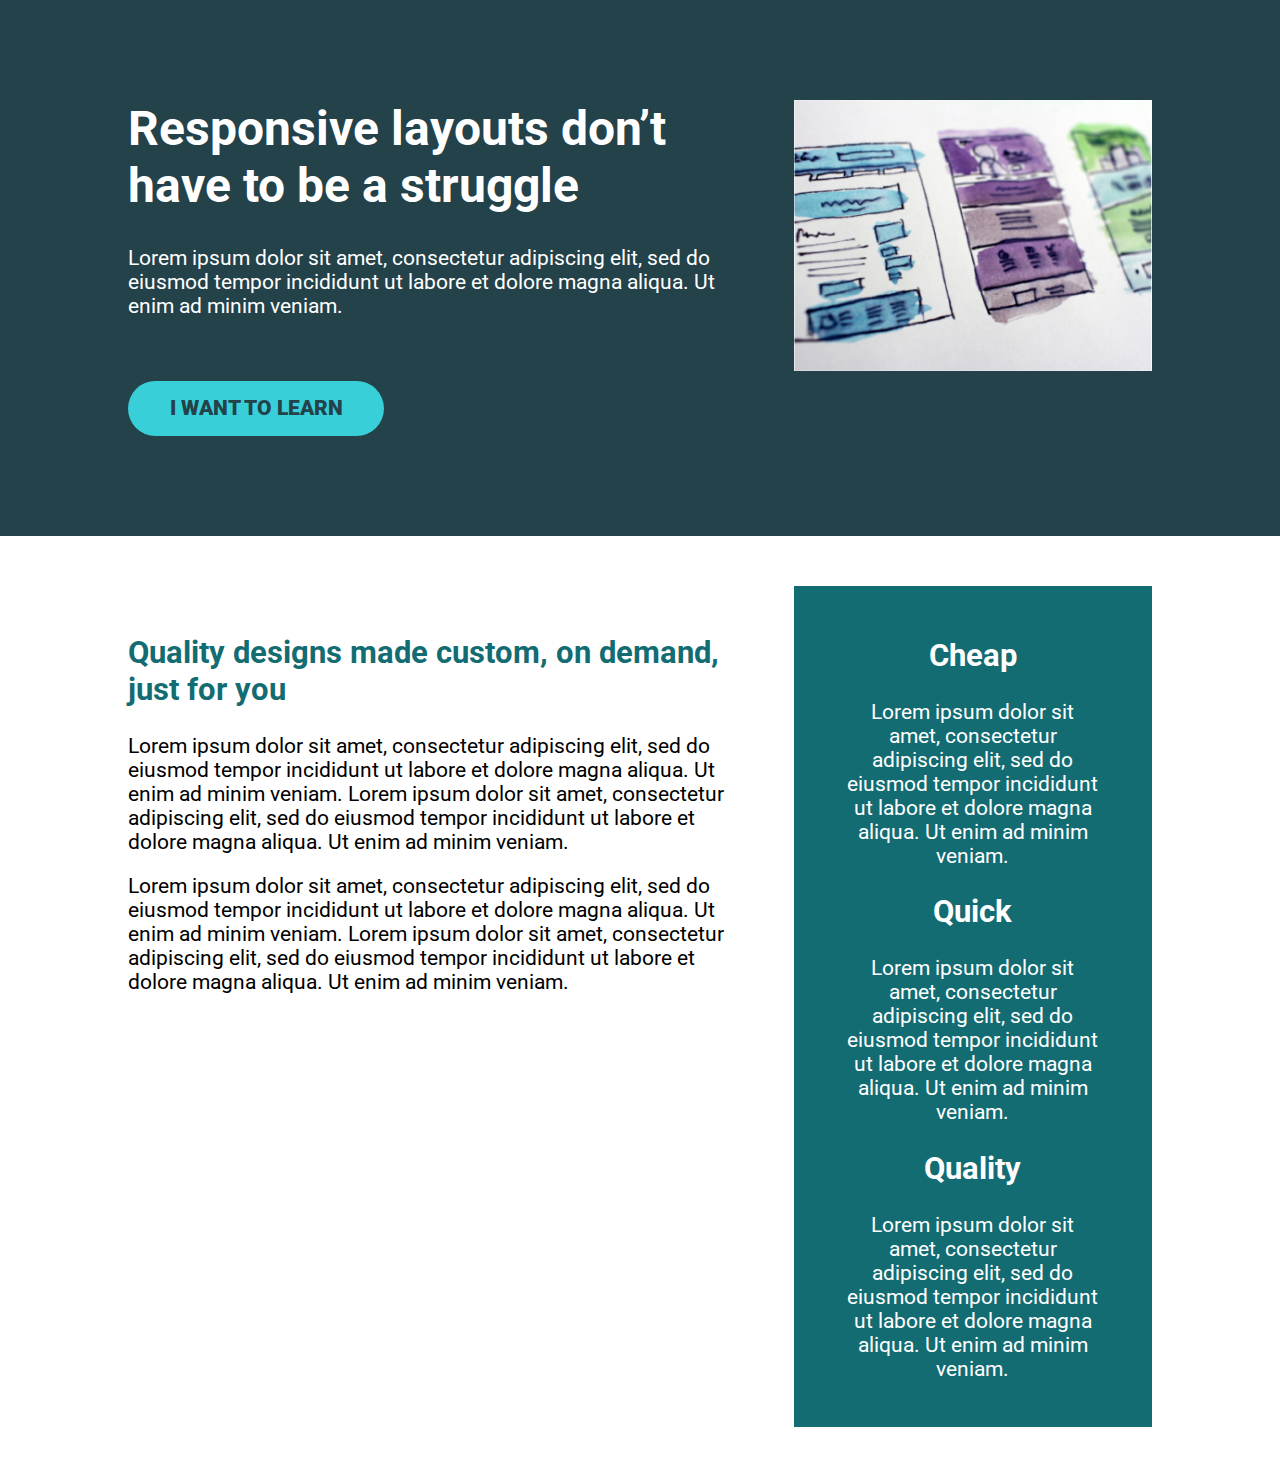
<file: day9/flexboxChallenge2/index.html>
<!DOCTYPE html>
<html lang="en">
<head>
    <meta charset="UTF-8">
    <meta name="viewport" content="width=device-width, initial-scale=1.0">
    <title>Conquering Rsponsive Layouts</title>
    <link href="https://fonts.googleapis.com/css2?family=Roboto:wght@400;900&display=swap" rel="stylesheet"> 
    <link rel="stylesheet" href="style.css">
</head>
<body>
    <div class="hero">
        <div class="container row">
            <div class="hero__text">
                <h1>Responsive layouts don’t have to be a struggle</h1>
                <p>Lorem ipsum dolor sit amet, consectetur adipiscing elit, sed do eiusmod tempor incididunt ut labore et dolore magna aliqua. Ut enim ad minim veniam.</p>
                <a href="#" class="btn">I want to learn</a>
            </div>
            <img class="hero__img" src="img/hero-img.jpg" alt="sketches">
        </div>
    </div>

    <div class="main__content">
        <div class="container row">
            <div class="main__left">
                <h2 class="left__title">Quality designs made custom, on demand, just for you</h2>
                <p>Lorem ipsum dolor sit amet, consectetur adipiscing elit, 
                    sed do eiusmod tempor incididunt ut labore et dolore magna
                    aliqua. Ut enim ad minim veniam. Lorem ipsum dolor sit amet,
                    consectetur adipiscing elit, sed do eiusmod tempor incididunt
                    ut labore et dolore magna aliqua. Ut enim ad minim veniam.</p>
                <p>Lorem ipsum dolor sit amet, consectetur adipiscing elit, 
                    sed do eiusmod tempor incididunt ut labore et dolore magna
                    aliqua. Ut enim ad minim veniam. Lorem ipsum dolor sit amet,
                    consectetur adipiscing elit, sed do eiusmod tempor incididunt
                    ut labore et dolore magna aliqua. Ut enim ad minim veniam.</p>
            </div>
            <div class="main__right column-content">                                                   
                <h2>Cheap</h2>
                <p>Lorem ipsum dolor sit amet, consectetur adipiscing elit, sed do eiusmod tempor incididunt ut labore et dolore magna aliqua. Ut enim ad minim veniam.</p>                                
                                
                <h2>Quick</h2>
                <p>Lorem ipsum dolor sit amet, consectetur adipiscing elit, sed do eiusmod tempor incididunt ut labore et dolore magna aliqua. Ut enim ad minim veniam.</p>                                                    
            
                <h2>Quality</h2>
                <p>Lorem ipsum dolor sit amet, consectetur adipiscing elit, sed do eiusmod tempor incididunt ut labore et dolore magna aliqua. Ut enim ad minim veniam.</p>                    
            
            </div>
        </div>
    </div>
    

    

</body>
</html>
</file>
<file: day12/style.css>
/* 
////// For this challenge ///////

- All text is in the text.md file

// Requirements
   1. Get all the navigation items next to one another
   2. Add a space between all the items
*/

*, *::before, *::after {
    box-sizing: border-box;
}

body {
    margin: 0;
    font-family: 'Roboto', sans-serif;
    font-size: 1.3rem;
}

img {
    max-width: 100%;
}

h1 {
    font-size: 3rem;
    margin-top: 0;
}

.section-title {
    color: #87629A;
}

.btn {
    display: inline-block;
    text-decoration: none;
    text-transform: uppercase; 
    color: #23424A;
    font-weight: 900;
    background-color: #38CFD9;
    padding: .75em 2em;
    border-radius: 100px;
}

.btn:hover,
.btn:focus {
    opacity: .75; 
}

.container {
    width: 80%;
    max-width: 1100px;
    margin: 0 auto;
}

.row {
    display: flex;
    justify-content: space-between;
}

.col {
    /* these are now flex items */
    width: 100%;
}

.col + .col {
    margin-left: 30px;
}


header {
    background: #136c72;
    padding: 0.5em 0;
}

.logo {
    margin-right: 2rem;
}

.nav {
    display: flex;
    justify-content: space-between;
    align-items: center;
    flex-grow: 1;       
}

.nav__list {
    display: flex;
    margin: 0;
    padding: 0;
    list-style: none;   
}

.nav__item + .nav__item {
    margin-left: 2rem;
}

.nav__link {
    color: #fff;
    text-decoration: none;
    text-transform: uppercase;        
}

.nav__link--button {
    background: #fff;
    color: #136c72;
    padding: .25em 1em;
    border-radius: 10em;
}

.nav__link:hover {
    opacity: .75;
}

.hero {
    padding: 100px 0;
    background-color: #23424A;
    color: #FFF;
}

.hero__text { 
    width: 62%;
}

.hero__img {
    width: 32%;
    align-self: flex-start;
}

.hero p {
    margin-bottom: 3em;
}

.main {
    margin-top: 3em;
}

.primary-content {
    width: 62%;
}

.sidebar {
    width: 32%;
    padding: 1em;
    text-align: center;
    color: #fff;
    background-color: #136c72;
}
</file>
<file: day5/css/style.css>
* {
    box-sizing: border-box;
    margin: 0;
}
  
body {        
    font-family: 'Roboto', sans-serif;    
}

.container {
    background-color: #23424A;  
    width: 100%;
    padding: 6rem 0;
    color: white;
}

.content {
    width: 80%;
    max-width: 1400px;    
    margin: 0 auto;
}

.content h1, p {
    width: 50%;
}



.content a {
    display: block;
    background-color: #38CFD9;
    padding: 1em 2em;
    text-decoration: none;
    border-radius: 50px;
    text-transform: uppercase;
    font-weight: bold;
    color: black;
    font-size: 1rem;    
    max-width: 200px;
    margin-top: 4rem;
}

.content h1 {    
    font-size: 48px;
    font-weight: 900;    
}

.content p {
    font-size: 21px;
    font-weight: 400;    
    margin-top: 1rem;
}
</file>
<file: day1/challenge01/style.css>
/* INSTRUCTIONS
 *
 * 1) Limit the total width of
 *    the .intro-conent to about half
 *    of it's parent
 *
 * 2) Stop the text from overflowing
 *    out the bottom at small screen
 *    widths
 *
 * You may modify the HTML if needed
 *
 */

* {
  box-sizing: border-box;
}

body {
  margin: 0;
  font-family: sans-serif;
}

.container {
  background: #23424a;
  color: white;

  width: 80%;
  margin: 0 auto;

  padding: 2em;  
}

.intro-content {
  width: 50%;
}
</file>
<file: day11/flexboxChallenge3/style.css>
/* 
////// For this challenge ///////

- All text is in the text.md file

// Requirements
   1. Get all the navigation items next to one another
   2. Add a space between all the items
*/

*, *::before, *::after {
    box-sizing: border-box;
}

body {
    margin: 0;
    font-family: 'Roboto', sans-serif;
    font-size: 1.3rem;
}

img {
    max-width: 100%;
}

h1 {
    font-size: 3rem;
    margin-top: 0;
}

.section-title {
    color: #87629A;
}

.btn {
    display: inline-block;
    text-decoration: none;
    text-transform: uppercase; 
    color: #23424A;
    font-weight: 900;
    background-color: #38CFD9;
    padding: .75em 2em;
    border-radius: 100px;
}

.btn:hover,
.btn:focus {
    opacity: .75; 
}

.container {
    width: 80%;
    max-width: 1100px;
    margin: 0 auto;
}

.row {
    display: flex;
    justify-content: space-between;
}

.col {
    /* these are now flex items */
    width: 100%;
}

.col + .col {
    margin-left: 30px;
}


header {
    background: #136c72;
    padding: 0.5em 0;
}

.nav {
    width: 50%;    
}

.nav__row {
    display: flex;
    justify-content: space-around;   
}

.nav__list {
    margin: 0;
    padding: 0;
    list-style: none;   
}

.nav__link {
    color: #fff;
    text-decoration: none;
    text-transform: uppercase;        
}

.nav__link--button {
    background: #fff;
    color: #136c72;
    padding: .25em 1em;
    border-radius: 10em;
}

.nav__link:hover {
    opacity: .75;
}

.hero {
    padding: 100px 0;
    background-color: #23424A;
    color: #FFF;
}

.hero__text { 
    width: 62%;
}

.hero__img {
    width: 32%;
    align-self: flex-start;
}

.hero p {
    margin-bottom: 3em;
}

.main {
    margin-top: 3em;
}

.primary-content {
    width: 62%;
}

.sidebar {
    width: 32%;
    padding: 1em;
    text-align: center;
    color: #fff;
    background-color: #136c72;
}
</file>
<file: day12/flexboxChallenge4/css/style.css>
* {
    margin: 0;
    box-sizing: border-box;
}

body {
    text-align: left;
    font-family: 'Roboto', sans-serif;
    font-weight: 400;
    font-size: 1.3rem;
}

h1, h2 {
    font-family: 'Playfair Display', serif;
    font-weight: 900;    
}

h1 {        
    font-size: 3.8rem;
    color: #824936;
}

h2 {
    font-size: 2.25rem;
}

img {
    max-width: 100%;    
}

.header__mini {
    font-weight: 300;
    font-size: 1.1em;
    text-transform: uppercase;
    letter-spacing: .4em;
}

.container {
    max-width: 1128px;
    width: 80%;
    margin: 0 auto;
}

.row {
    display: flex;
    justify-content: space-between;
    gap: 50px;
}

.header, .first__title {
    text-align: center;
}

.header {    
    background-color: #f3eed9;   
}

.header--row {
    display: flex;
    align-items: center;
    min-height: 660px;
}

.header__title {
    width: 70%;
    margin: 0 auto;
}

.main__first {
    padding: 5em;
}

.first__title {
    margin-bottom: 3rem;
    color: #824936;
}

.main__first .row p {
    width: 80%;    
}

.main__second, .main__third {
    padding: 2.5em;
    color: #F3EED9;
}

.main__second {
    background-color: #222C2A;
}

.second__title, .third__title {
    margin-bottom: 1rem;
}

.main__third {
    background-color: #824936;
}

.image--third {
    order: -1;
}

.second__left, .image--second {
    width: 50%;
}

.third__left, .image--third {
    width: 50%;    
}
</file>
<file: day19/navChallenge/style.css>
/* Challenge

   Make the navigation layout work
   on both mobile and large screens.

   Mobile-first, so mobile styles first,
   then add the large screen styles
   inside the existing media query

*/

*, *::before, *::after {
    box-sizing: border-box;
}

body {
    margin: 0;
    font-family: 'Roboto', sans-serif;
    font-size: 1.3rem;
}

img {
    max-width: 100%;
}

h1 {
    font-size: 3rem;
    margin-top: 0;
}

.section-title {
    color: #87629A;
}

.btn {
    display: inline-block;
    text-decoration: none;
    text-transform: uppercase; 
    color: #23424A;
    font-weight: 900;
    background-color: #38CFD9;
    padding: .75em 2em;
    border-radius: 100px;
}

.btn:hover,
.btn:focus {
    opacity: .75; 
}

.container {
    width: 80%;
    max-width: 1100px;
    margin: 0 auto;
    /* added for nav-toggle positioning */
    position: relative;
}

header {
    background: #136c72;
    padding: 1em 0;
    text-align: center;
}

.nav {
    width: 100%;
}



.nav-toggle {
    cursor: pointer;
    border: 0;
    width: 3em;
    height: 3em;
    padding: 0em;
    border-radius: 50%;
    background: #072A2D;
    color: white;
    transition: opacity 250ms ease;
    
    position: absolute;
    left: 0;
}

.nav-toggle:focus,
.nav-toggle:hover {
    opacity: .75;
}

.hamburger {
    width: 50%;
    position: relative;
}

.hamburger,
.hamburger::before,
.hamburger::after {
    display: block;
    margin: 0 auto;
    height: 3px;
    background: white;
}

.hamburger::before,
.hamburger::after {
    content: '';
    width: 100%;
}

.hamburger::before {
    transform: translateY(-6px);
}

.hamburger::after {
    transform: translateY(4px);
}

/* made changes here from video
   to make it more accessible.
   
   Works the same :) */
.nav {
    visibility: hidden;
    height: 0;
    position: absolute;    
}

.nav__list {
    list-style: none;
    margin: 0;
    padding: 0;
}

.nav__list--primary {
    margin-bottom: 1rem;
}

.nav__item {    
    line-height: 2.5em;
}

.nav__link {
    text-decoration: none;
    text-transform: uppercase;
    color: white;
}

.nav__link--button {
    background-color: white;
    border-radius: 50px;
    padding: 0.2em 0.5em;
    color: #136C72;    
}

.nav--visible {
    visibility: visible;
    height: auto;
    position: relative;
} 


.logo {
    height: 30px;
}


.hero {
    padding: 100px 0;
    background-color: #23424A;
    color: #FFF;
}

.hero__img {
    margin-top: 2em;
}


.hero p {
    margin-bottom: 3em;
}

.main {
    margin-top: 3em;
}


.sidebar {
    padding: 1em;
    text-align: center;
    color: #fff;
    background-color: #136c72;

}



@media (min-width: 800px) {   

    header {
        padding: 0;
    }
    
    .nav-toggle {
        display: none;
    }

    .nav {
        position: initial;
        visibility: visible;
        display: flex;
        justify-content: space-between;        
        height: auto;
        margin: 0;
    }

    .logo {
        margin-top: 0.75rem;
    }

    .nav__list {
        display: flex;
    }

    .nav__list--primary {
        margin-bottom: 0;
    }

    .nav__item:first-child {
        padding-left: 1.25em;
    }

    .nav__item + .nav__item {
        margin-left: .75rem;
    }

    .row {
        display: flex;
        justify-content: space-between;

    }

    .nav__link--button {
        margin: 0;
    }

    .hero__text {
        width: 62%;
    }
    
    .hero__img {
        width: 32%;
        align-self: flex-start;
        margin: 0;
    }
    
    .primary-content {
        width: 62%;
    }

    .sidebar {
        width: 32%;
    }
    
    
}
</file>
<file: day21/finalChallenge/css/style.css>
* {
    margin: 0;
    padding: 0;
}

html {
    font-size: 14px;
}

a {
    color: white;
    text-decoration: none;
}

ul {
    list-style: none;    
}

img {
    max-width: 100%;
}

.col {
    width: 100%;
}

.container {    
    width: 80%;
    max-width: 1200px;
    margin: 0 auto;
}



body  {
    font-family: 'Montserrat', sans-serif;
}

h1, h2, h3, h4, .header, .intro__btn {
    font-family: 'Oswald', sans-serif;
}

h1::first-letter, h2::first-letter, h3::first-letter, h4::first-letter, p::first-letter {
    text-transform: capitalize;
}

.header {
    font-size: 1.125rem;
}

.nav__item {
    text-align: center;
    line-height: 2.5em;
}

.nav__link {
    color: white;
    text-transform: uppercase;
}

.intro__title {    
    font-size: 3.75rem;
    line-height: 1em;
}

.intro__text {
    color: white;
}

.intro__text, .intro__btn {
    font-size: 1.5rem;        
}

.section__two__title, .card__title {
    font-size: 1.875rem;
    text-align: center;       
}

.section__two__title {
    color: #A59678;
}

.section__two__text, .card__text{
    font-size: 1.125rem;
    text-align: center;        
}

.section__three__title {
    font-size: 2.25rem;
    color: #A59678;    
}

.section__three__text {
    font-size: 1.3125rem;
}

.card__content {
    color: white;
}

.footer__title {
    font-size: 3rem;
    color: white;
}

.footer__text, .footer__text__list {
    color: #6F737F;    
}

.footer__text__list {
    line-height: 2.5em;
}

.footer__content:last-child {
    padding-bottom: 1em;
}

.footer__title--small {
    font-size: 1.3125rem;
    color: #A59678;
}



.nav {
    display: flex;
    justify-content: center;
    align-items: center;
    width: 100%;
    padding: 1em 0;
}

.logo {
    display: flex;
    justify-content: center;
    padding-top: 1em;
}

.nav__btn, .intro__btn {
    padding: 0.25em 0.5em;
    border-radius: 100px;
    background-color: #A59678;    
    text-transform: uppercase;
}

.intro__title {    /
    width: clamp(300px, 100%, 385px);    
}

.intro__left {
    margin-right: 1rem;
}

.intro__text {    
    margin: 5rem 0 3rem 0;
    max-width: 380px;
}

.section__two__text, .card__text {
    width: 80%;
    margin: 0.5rem auto 1.5rem auto;
    max-width: 270px;    
}

.section__three__text {
    margin-top: 2rem;
}

.header {
    background-color: #2E323F;
}

.intro {
    background-color: #3B4050;
    padding: 7em 0;
}

.section__two {
    background-color: rgb(241, 237, 237);
    padding: 5em 0;
}

.section__three {
    padding: 5em 0;
}

.section__three__img {
    width: 100%;
    max-height: 300px;
}

.card {
    margin-top: 4rem;    
}

.card__content {
    background-color: #3B4050;
    padding: 2em 0;
    margin-top: 2.5rem;   
}

.footer {
    background-color: #3B4050;
    padding-top: 3em;    
    padding-bottom: 3em;
}

.footer__title {
    padding: 1em 0em;
}

.footer__title--small {
    margin-bottom: 0.75rem;
}

.footer__text, footer ul {
    margin-bottom: 1.5rem;
}

.footer__content--main {
    max-width: 315px;
    display: block;
}

@media (min-width: 700px) {
    html {
        font-size: 16px;
    }

    .nav {
        justify-content: flex-end;
    }

    .nav__item {
        text-align: initial;
    }
    
    .logo {
        display: flex;
        align-items: center;
        padding: 0;
    }
    
    .nav__item + .nav__item {
        margin-left: 3rem;
    }

    .nav__secondary {
        margin-left: 3.5rem;
    }

    .intro__title {
        font-size: 5.625rem;
        width: clamp(415px, 100%, 570px);
    }

    .intro__text {
        max-width: 75%;
    }

    .section__two__title, .card__title {
        font-size: 1.5rem;               
    }
    
    .section__two__text, .card__text{
        font-size: 1rem;               
    }

    .card {
        margin-top: 2rem;    
    }

    .card__content + .card__content {
        margin-left: 10px;
    }

    .footer__title {
        text-align: center;
    }

    .footer__content {
        width: 50%;
    }

    .footer__content--main {
        max-width: 370px;
    }

    .row {
        display: flex;
    }   
}

@media (min-width: 1000px) {
    .row__col {
        display: flex;
        flex-direction: column;
    }

    .row__1000 {
        display: flex;
        justify-content: space-between;
        flex-grow: 1;
        gap: 10%
    }

    .intro__title {        
        width: 95%;        
    }

    .intro__text {        
        max-width: 90%;
    }

    .intro__right {                
        align-self: flex-end;
    }

    .card, .card__content {
        margin-top: 0.2rem;    
    }

    .card__content + .card__content {
        margin-left: 0px;
    }

    .section__three__content {
        width: 60%;
    }

    .footer__content--main {
        max-width: 450px;
        display: initial;        
    }
}
</file>
<file: day3/challenge02/style.css>
/* INSTRUCTIONS
 *
 * 1) Keep the text inside .intro-content
 *    in the same place, but have the background
 *    extend from one side of the viewport
 *    to the other, no matter how wide or narrow
 *    the browser is.
 *
 * 2) Limit the maximum width of the text in the
 *    bottom area.
 *
 * You may modify the HTML if needed
 * (you probably should for this challenge)
 *
 */

* {
  box-sizing: border-box;
}

body {
  margin: 0;
  font-family: sans-serif;
}

.container {
  width: 100%;  
  background: #23424a;
  color: white;
  padding: 50px 0;
}

.intro-content, .body-content {
  width: 80%;
  max-width: 900px;
  margin: 0 auto;
}

.intro-content p, h1 {
  width: 50%;  
}
</file>
<file: day5/challenge03/style.css>
* {
    box-sizing: border-box;    
}
  
body {        
    font-family: 'Roboto', sans-serif;
    font-size: 21px;
    margin: 0;    
}

.container {
    background-color: #23424A;  
    width: 100%;
    padding: 6rem 0;
    color: white;
}

.content {
    width: 80%;
    max-width: 1400px;    
    margin: 0 auto;
}

.content h1, p {
    width: 50%;
}



.content a {
    display: block;
    background-color: #38CFD9;
    padding: 1em 2em;
    text-decoration: none;
    border-radius: 50px;
    text-transform: uppercase;
    font-weight: 900;
    color: black;
    font-size: 1rem;    
    max-width: 200px;
    /* margin-top: 4rem; */
}

.content h1 {    
    font-size: 48px;
    font-weight: 900;    
}

.content p {
    font-size: 21px;
    font-weight: 400;    
    /* margin-top: 1rem; */
}
</file>
<file: day8/flexboxChallenge01/style.css>
* {
    box-sizing: border-box;    
}
  
body {        
    font-family: 'Roboto', sans-serif;
    font-size: 21px;
    margin: 0;    
}

h1 {
    font-size: 48px;
}

h2 {
    font-size: 36px;
}

 .content--top{
    background-color: #23424A;    
    padding: 6rem 0;
    color: white;
}

.container {    
    width: 80%;
    max-width: 1200px;    
    margin: 0 auto;
}

.content--top h1, p {
    width: 60%;
}

.content--top a {
    display: block;
    background-color: #38CFD9;
    padding: 1em 2em;
    text-decoration: none;
    border-radius: 50px;
    text-transform: uppercase;
    font-weight: 900;
    color: #23424A;
    font-size: 1rem;    
    max-width: 200px;
    /* margin-top: 4rem; */
}

.content a:hover {
    opacity: 0.75;
}

.row {    
    display: flex;
    gap: 2rem;
}

.col {
    padding: 2em 0;
    text-align: center;    
}

.col p {    
    line-height: 2rem;
    width: 100%;
}

.content--middle h2 {
    color: #87629A;
}

.content--bottom {
    background-color: #136C72;
    color: white;
}
</file>
<file: day9/flexboxChallenge2/style.css>
/* 
////// For this challenge ///////

- All text is in the text.md file

// Requirements
1. Refer to the design specs for the
   overall layout 
2. The image should line up with
   the sidebar in the section
   below

*/

*, *::before, *::after {
    box-sizing: border-box;
}

body {
    margin: 0;
    font-family: 'Roboto', sans-serif;
    font-size: 1.3rem;
}

img {
    max-width: 100%;
}

h1 {
    font-size: 3rem;
    margin-top: 0;
}

h2 {
    font-size: 1.5em;
}

.container {
    width: 80%;
    max-width: 1200px;
    margin: 0 auto;
}

.row {
    /* display: flex => flex container */
    display: flex;
    justify-content: space-between;
    flex-wrap: wrap;
    
    /* can't use yet */
    /* gap: 100px; */
}

.col {
    /* these are now flex items */
    
    width: 100%;
}

.hero {
    padding: 100px 0;
    background-color: #23424A;
    color: #FFF;
}

.hero__text { 
    width: 60%;
}

.hero__img {
    width: 35%;
    align-self: flex-start;
    
}

.hero p {
    margin-bottom: 3em;
}

.main__content {
    padding: 50px 0;
}

.main__left {    
    width: 60%;
}

.left__title {    
    margin-top: 3rem;
    color: #136C72;
}

.main__right {
    width: 35%;
    
}

.column-content {
    padding: 25px 50px;
    text-align: center;
    color: white;
    background-color: #136C72;
}

.btn {
    display: inline-block;
    text-decoration: none;
    text-transform: uppercase; 
    color: #23424A;
    font-weight: 900;
    background-color: #38CFD9;
    padding: .75em 2em;
    border-radius: 100px;
}

.btn:hover,
.btn:focus {
    opacity: .75; 
}
</file>
